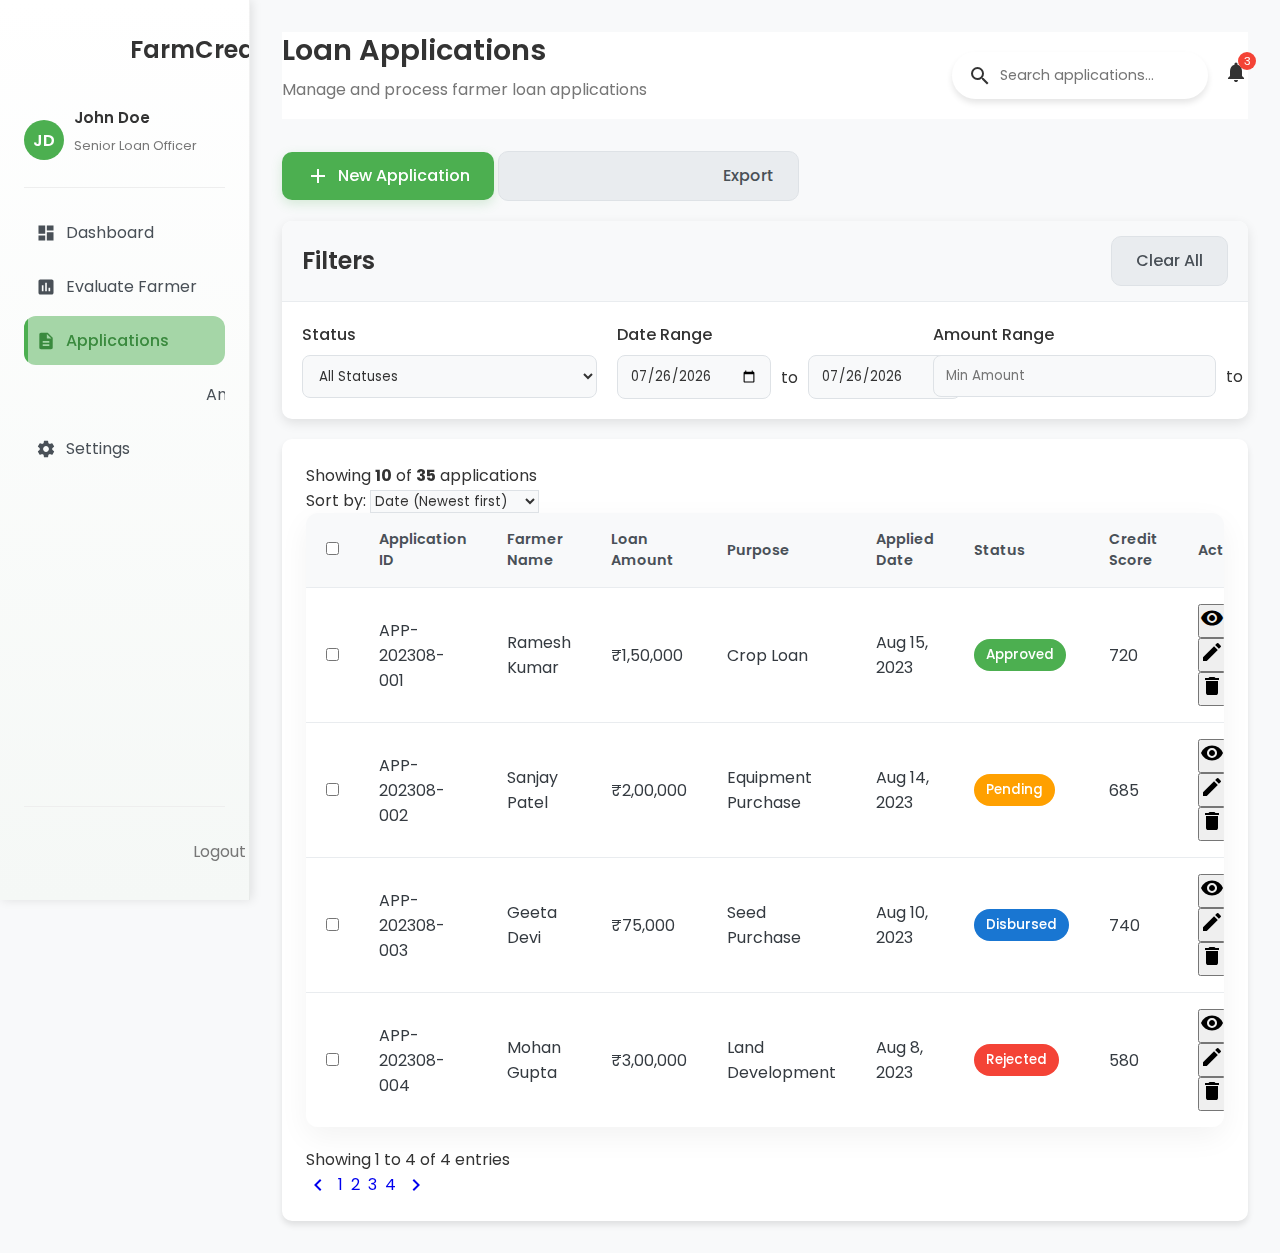
<file: applications.html>
<!DOCTYPE html>
<html lang="en">
<head>
    <meta charset="UTF-8">
    <meta name="viewport" content="width=device-width, initial-scale=1.0">
    <title>Applications - FarmCredit</title>
    <link rel="stylesheet" href="css/dashboard.css">
    <link rel="stylesheet" href="css/improved-styles.css">
    <link rel="stylesheet" href="css/toast.css">
    <link href="https://fonts.googleapis.com/css2?family=Poppins:wght@300;400;500;600;700&display=swap" rel="stylesheet">
    <link href="https://fonts.googleapis.com/icon?family=Material+Icons" rel="stylesheet">
</head>
<body>
    <div class="dashboard-container">
        <!-- Sidebar -->
        <div class="sidebar">
            <div class="logo">
                <span class="material-icons">eco</span>
                <h2>FarmCredit</h2>
            </div>
            
            <div class="user-info">
                <div class="avatar">JD</div>
                <div class="user-details">
                    <h3>John Doe</h3>
                    <p>Senior Loan Officer</p>
                </div>
            </div>
            
            <ul class="nav-links">
                <li>
                    <a href="dashboard.html">
                        <span class="material-icons">dashboard</span>
                        <span>Dashboard</span>
                    </a>
                </li>
                <li>
                    <a href="evaluate-farmer.html">
                        <span class="material-icons">assessment</span>
                        <span>Evaluate Farmer</span>
                    </a>
                </li>
                <li class="active">
                    <a href="applications.html">
                        <span class="material-icons">description</span>
                        <span>Applications</span>
                    </a>
                </li>
                <li>
                    <a href="analytics.html">
                        <span class="material-icons">insights</span>
                        <span>Analytics</span>
                    </a>
                </li>
                <li>
                    <a href="settings.html">
                        <span class="material-icons">settings</span>
                        <span>Settings</span>
                    </a>
                </li>
            </ul>
            
            <div class="logout">
                <a href="index.html">
                    <span class="material-icons">logout</span>
                    <span>Logout</span>
                </a>
            </div>
        </div>
        
        <!-- Main Content -->
        <div class="main-content">
            <!-- Header -->
            <header>
                <div class="header-left">
                    <h1>Loan Applications</h1>
                    <p>Manage and process farmer loan applications</p>
                </div>
                <div class="header-right">
                    <div class="search-bar">
                        <span class="material-icons">search</span>
                        <input type="text" placeholder="Search applications..." id="applicationSearch">
                    </div>
                    <div class="notification" data-tooltip="Notifications">
                        <span class="material-icons">notifications</span>
                        <span class="badge">3</span>
                    </div>
                </div>
            </header>
            
            <div class="content-wrapper">
                <div class="action-bar">
                    <div class="action-buttons">
                        <button class="btn btn-primary" id="newApplicationBtn">
                            <span class="material-icons">add</span>
                            New Application
                        </button>
                        <button class="btn btn-secondary" id="exportBtn" data-tooltip="Export to CSV">
                            <span class="material-icons">download</span>
                            Export
                        </button>
                    </div>
                </div>
                
                <!-- Filter and Sort Controls -->
                <div class="filter-section card">
                    <div class="filter-header">
                        <h3>Filters</h3>
                        <button class="btn btn-secondary btn-sm" id="clearFilters">Clear All</button>
                    </div>
                    <div class="filter-body">
                        <div class="filter-row">
                            <div class="filter-group">
                                <label>Status</label>
                                <select id="statusFilter">
                                    <option value="">All Statuses</option>
                                    <option value="pending">Pending</option>
                                    <option value="approved">Approved</option>
                                    <option value="disbursed">Disbursed</option>
                                    <option value="rejected">Rejected</option>
                                </select>
                            </div>
                            <div class="filter-group">
                                <label>Date Range</label>
                                <div class="date-range">
                                    <input type="date" id="startDate" placeholder="Start date">
                                    <span>to</span>
                                    <input type="date" id="endDate" placeholder="End date">
                                </div>
                            </div>
                            <div class="filter-group">
                                <label>Amount Range</label>
                                <div class="amount-range">
                                    <input type="number" id="minAmount" placeholder="Min Amount">
                                    <span>to</span>
                                    <input type="number" id="maxAmount" placeholder="Max Amount">
                                </div>
                            </div>
                        </div>
                    </div>
                </div>
                
                <!-- Applications Table -->
                <div class="grid-card applications-container">
                    <div class="table-toolbar">
                        <div class="table-info">
                            <span>Showing <strong>10</strong> of <strong>35</strong> applications</span>
                        </div>
                        <div class="table-actions">
                            <div class="sort-dropdown">
                                <label for="sortBy">Sort by:</label>
                                <select id="sortBy">
                                    <option value="date-desc">Date (Newest first)</option>
                                    <option value="date-asc">Date (Oldest first)</option>
                                    <option value="amount-desc">Amount (High to Low)</option>
                                    <option value="amount-asc">Amount (Low to High)</option>
                                    <option value="name-asc">Name (A-Z)</option>
                                    <option value="name-desc">Name (Z-A)</option>
                                </select>
                            </div>
                        </div>
                    </div>
                    
                    <div class="table-container">
                        <table id="applicationsTable">
                            <thead>
                                <tr>
                                    <th><input type="checkbox" id="selectAll"></th>
                                    <th>Application ID</th>
                                    <th>Farmer Name</th>
                                    <th>Loan Amount</th>
                                    <th>Purpose</th>
                                    <th>Applied Date</th>
                                    <th>Status</th>
                                    <th>Credit Score</th>
                                    <th>Actions</th>
                                </tr>
                            </thead>
                            <tbody>
                                <tr>
                                    <td><input type="checkbox" class="application-checkbox"></td>
                                    <td>APP-202308-001</td>
                                    <td>Ramesh Kumar</td>
                                    <td>₹1,50,000</td>
                                    <td>Crop Loan</td>
                                    <td>Aug 15, 2023</td>
                                    <td><span class="status-badge approved">Approved</span></td>
                                    <td>720</td>
                                    <td>
                                        <div class="action-buttons">
                                            <button class="action-btn view-btn" data-tooltip="View details">
                                                <span class="material-icons">visibility</span>
                                            </button>
                                            <button class="action-btn edit-btn" data-tooltip="Edit application">
                                                <span class="material-icons">edit</span>
                                            </button>
                                            <button class="action-btn delete-btn" data-tooltip="Delete application">
                                                <span class="material-icons">delete</span>
                                            </button>
                                        </div>
                                    </td>
                                </tr>
                                <tr>
                                    <td><input type="checkbox" class="application-checkbox"></td>
                                    <td>APP-202308-002</td>
                                    <td>Sanjay Patel</td>
                                    <td>₹2,00,000</td>
                                    <td>Equipment Purchase</td>
                                    <td>Aug 14, 2023</td>
                                    <td><span class="status-badge pending">Pending</span></td>
                                    <td>685</td>
                                    <td>
                                        <div class="action-buttons">
                                            <button class="action-btn view-btn" data-tooltip="View details">
                                                <span class="material-icons">visibility</span>
                                            </button>
                                            <button class="action-btn edit-btn" data-tooltip="Edit application">
                                                <span class="material-icons">edit</span>
                                            </button>
                                            <button class="action-btn delete-btn" data-tooltip="Delete application">
                                                <span class="material-icons">delete</span>
                                            </button>
                                        </div>
                                    </td>
                                </tr>
                                <tr>
                                    <td><input type="checkbox" class="application-checkbox"></td>
                                    <td>APP-202308-003</td>
                                    <td>Geeta Devi</td>
                                    <td>₹75,000</td>
                                    <td>Seed Purchase</td>
                                    <td>Aug 10, 2023</td>
                                    <td><span class="status-badge disbursed">Disbursed</span></td>
                                    <td>740</td>
                                    <td>
                                        <div class="action-buttons">
                                            <button class="action-btn view-btn" data-tooltip="View details">
                                                <span class="material-icons">visibility</span>
                                            </button>
                                            <button class="action-btn edit-btn" data-tooltip="Edit application">
                                                <span class="material-icons">edit</span>
                                            </button>
                                            <button class="action-btn delete-btn" data-tooltip="Delete application">
                                                <span class="material-icons">delete</span>
                                            </button>
                                        </div>
                                    </td>
                                </tr>
                                <tr>
                                    <td><input type="checkbox" class="application-checkbox"></td>
                                    <td>APP-202308-004</td>
                                    <td>Mohan Gupta</td>
                                    <td>₹3,00,000</td>
                                    <td>Land Development</td>
                                    <td>Aug 8, 2023</td>
                                    <td><span class="status-badge rejected">Rejected</span></td>
                                    <td>580</td>
                                    <td>
                                        <div class="action-buttons">
                                            <button class="action-btn view-btn" data-tooltip="View details">
                                                <span class="material-icons">visibility</span>
                                            </button>
                                            <button class="action-btn edit-btn" data-tooltip="Edit application">
                                                <span class="material-icons">edit</span>
                                            </button>
                                            <button class="action-btn delete-btn" data-tooltip="Delete application">
                                                <span class="material-icons">delete</span>
                                            </button>
                                        </div>
                                    </td>
                                </tr>
                            </tbody>
                        </table>
                    </div>
                    
                    <!-- Pagination -->
                    <div class="pagination-container">
                        <div class="pagination-info">
                            Showing 1 to 4 of 4 entries
                        </div>
                        <nav>
                            <ul class="pagination">
                                <li class="page-item disabled">
                                    <a class="page-link" href="#" aria-label="Previous">
                                        <span class="material-icons">chevron_left</span>
                                    </a>
                                </li>
                                <li class="page-item active">
                                    <a class="page-link" href="#">1</a>
                                </li>
                                <li class="page-item">
                                    <a class="page-link" href="#">2</a>
                                </li>
                                <li class="page-item">
                                    <a class="page-link" href="#">3</a>
                                </li>
                                <li class="page-item">
                                    <a class="page-link" href="#">4</a>
                                </li>
                                <li class="page-item">
                                    <a class="page-link" href="#" aria-label="Next">
                                        <span class="material-icons">chevron_right</span>
                                    </a>
                                </li>
                            </ul>
                        </nav>
                    </div>
                </div>
            </div>
        </div>
    </div>
    
    <script src="js/common.js"></script>
    <script src="js/applications.js"></script>
</body>
</html>
</file>
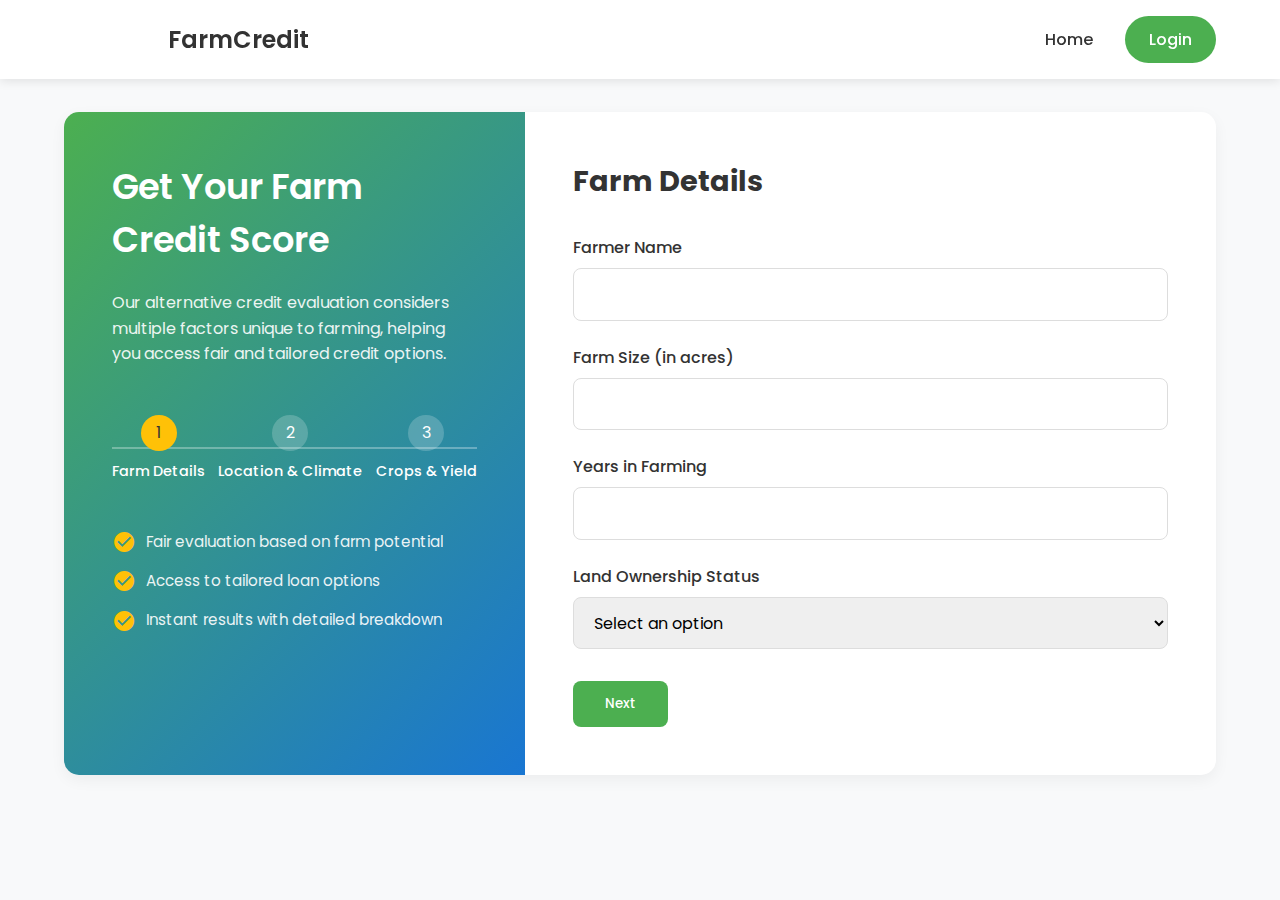
<file: credit-score.html>
<!DOCTYPE html>
<html lang="en">
<head>
    <meta charset="UTF-8">
    <meta name="viewport" content="width=device-width, initial-scale=1.0">
    <title>FarmCredit - Get Your Credit Score</title>
    <link rel="stylesheet" href="css/credit-score.css">
    <link href="https://fonts.googleapis.com/css2?family=Poppins:wght@300;400;500;600;700&display=swap" rel="stylesheet">
    <link href="https://fonts.googleapis.com/icon?family=Material+Icons" rel="stylesheet">
</head>
<body>
    <nav class="navbar">
        <div class="nav-content">
            <div class="logo">
                <span class="material-icons">eco</span>
                <h1>FarmCredit</h1>
            </div>
            <div class="nav-links">
                <a href="index.html">Home</a>
                <a href="login.html" class="login-btn">Login</a>
            </div>
        </div>
    </nav>

    <div class="container">
        <div class="credit-score-container">
            <div class="left-section">
                <h2>Get Your Farm Credit Score</h2>
                <p>Our alternative credit evaluation considers multiple factors unique to farming, helping you access fair and tailored credit options.</p>
                <div class="progress-container">
                    <div class="progress-steps">
                        <div class="step active" data-step="1">
                            <div class="step-number">1</div>
                            <div class="step-text">Farm Details</div>
                        </div>
                        <div class="step" data-step="2">
                            <div class="step-number">2</div>
                            <div class="step-text">Location & Climate</div>
                        </div>
                        <div class="step" data-step="3">
                            <div class="step-number">3</div>
                            <div class="step-text">Crops & Yield</div>
                        </div>
                    </div>
                </div>
                <div class="benefits">
                    <div class="benefit">
                        <span class="material-icons">check_circle</span>
                        <p>Fair evaluation based on farm potential</p>
                    </div>
                    <div class="benefit">
                        <span class="material-icons">check_circle</span>
                        <p>Access to tailored loan options</p>
                    </div>
                    <div class="benefit">
                        <span class="material-icons">check_circle</span>
                        <p>Instant results with detailed breakdown</p>
                    </div>
                </div>
            </div>

            <div class="right-section">
                <form id="creditScoreForm">
                    <!-- Step 1: Farm Details -->
                    <div class="form-step active" data-step="1">
                        <h3>Farm Details</h3>
                        <div class="form-group">
                            <label for="farmerName">Farmer Name</label>
                            <input type="text" id="farmerName" name="farmerName" required>
                        </div>
                        <div class="form-group">
                            <label for="farmSize">Farm Size (in acres)</label>
                            <input type="number" id="farmSize" name="farmSize" min="1" required>
                        </div>
                        <div class="form-group">
                            <label for="farmAge">Years in Farming</label>
                            <input type="number" id="farmAge" name="farmAge" min="0" required>
                        </div>
                        <div class="form-group">
                            <label for="ownershipStatus">Land Ownership Status</label>
                            <select id="ownershipStatus" name="ownershipStatus" required>
                                <option value="">Select an option</option>
                                <option value="owned">Owned</option>
                                <option value="leased">Leased</option>
                                <option value="partial">Partially Owned</option>
                            </select>
                        </div>
                        <div class="form-buttons">
                            <button type="button" class="next-btn">Next</button>
                        </div>
                    </div>

                    <!-- Step 2: Location & Climate -->
                    <div class="form-step" data-step="2">
                        <h3>Location & Climate</h3>
                        <div class="form-group">
                            <label for="location">Farm Location</label>
                            <input type="text" id="location" name="location" placeholder="Enter your address" required>
                        </div>
                        <div class="form-group">
                            <label for="Pin_Code">Pin Code</label>
                            <div class="pin-input-container" style="display: flex; align-items: center;">
                                <input type="text" id="Pin_Code" name="Pin_Code" placeholder="Enter your Pin-Code" required>
                                <!-- Map button with icon -->
                                <button type="button" id="mapSearchBtn" class="map-btn" disabled style="margin-left: 5px; background: none; border: none; cursor: pointer;">
                                    <span class="material-icons">map</span>
                                </button>
                            </div>
                        </div>
                        <div class="form-group">
                            <label for="soilType">Primary Soil Type</label>
                            <select id="soilType" name="soilType" required>
                                <option value="">Select soil type</option>
                                <option value="loam">Loam</option>
                                <option value="clay">Clay</option>
                                <option value="sandy">Sandy</option>
                                <option value="silt">Silty</option>
                                <option value="Other">Other</option>
                            </select>
                        </div>
                        <div class="form-group">
                            <label for="waterSource">Primary Water Source</label>
                            <select id="waterSource" name="waterSource" required>
                                <option value="">Select water source</option>
                                <option value="well">Well</option>
                                <option value="river">River/Stream</option>
                                <option value="rain">Rainwater</option>
                                <option value="irrigation">Irrigation System</option>
                                <option value="Other">Other</option>
                            </select>
                        </div>
                        <div class="form-group">
                            <label>Climate Challenges (Select all that apply)</label>
                            <div class="checkbox-group">
                                <label><input type="checkbox" name="climateIssues" value="drought"> Drought</label>
                                <label><input type="checkbox" name="climateIssues" value="flood"> Flooding</label>
                                <label><input type="checkbox" name="climateIssues" value="frost"> Frost</label>
                                <label><input type="checkbox" name="climateIssues" value="heatwave"> Heat Waves</label>
                            </div>
                        </div>
                        <div class="form-buttons">
                            <button type="button" class="prev-btn">Previous</button>
                            <button type="button" class="next-btn">Next</button>
                        </div>
                    </div>

                    <!-- Step 3: Crops & Yield -->
                    <div class="form-step" data-step="3">
                        <h3>Crops & Yield</h3>
                        <div class="form-group">
                            <label for="primaryCrop">Primary Crop</label>
                            <select id="primaryCrop" name="primaryCrop" required>
                                <option value="">Select primary crop</option>
                                <option value="Wheat">Wheat</option>
                                <option value="Rice">Rice</option>
                                <option value="Corn">Corn</option>
                                <option value="Soybean">Soybean</option>
                                <option value="Cotton">Cotton</option>
                                <option value="Other">Other</option>
                            </select>
                        </div>
                        <div class="form-group">
                            <label for="lastYieldAmount">Last Year's Yield (tons)</label>
                            <input type="number" id="lastYieldAmount" name="lastYieldAmount" min="0" step="0.1" required>
                        </div>
                        <div class="form-group">
                            <label for="techniquesUsed">Farming Techniques (Select all that apply)</label>
                            <div class="checkbox-group">
                                <label><input type="checkbox" name="techniques" value="organic"> Organic</label>
                                <label><input type="checkbox" name="techniques" value="conventional"> Conventional</label>
                                <label><input type="checkbox" name="techniques" value="noTill"> No-Till</label>
                                <label><input type="checkbox" name="techniques" value="precision"> Precision Farming</label>
                            </div>
                        </div>
                        <div class="form-group">
                            <label for="equipmentOwned">Equipment Ownership</label>
                            <select id="equipmentOwned" name="equipmentOwned" required>
                                <option value="">Select an option</option>
                                <option value="owned">Own All Equipment</option>
                                <option value="partial">Own Some Equipment</option>
                                <option value="rented">Rent Equipment</option>
                                <option value="none">No Modern Equipment</option>
                            </select>
                        </div>
                        <div class="form-group">
                            <label for="carbonCredits">Number of Carbon Credits</label>
                            <input type="number" id="carbonCredits" name="carbonCredits" min="0">
                        </div>
                        <div class="form-buttons">
                            <button type="button" class="prev-btn">Previous</button>
                            <button type="submit" class="submit-btn">Get Credit Score</button>
                        </div>
                    </div>
                </form>
            </div>
        </div>
    </div>

    <!-- Credit Score Result Modal (Hidden by default) -->
    <div class="modal" id="scoreModal">
        <div class="modal-content">
            <span class="close-btn">&times;</span>
            <div class="score-result">
                <h2>Your Farm Credit Score</h2>
                <div class="score-circle">
                    <div class="score-number">780</div>
                </div>
                <div class="score-label">Excellent</div>
                <p class="score-description">Based on your farm data, you have excellent creditworthiness!</p>
                
                <div class="score-factors">
                    <h3>Score Factors</h3>
                    <div class="factor">
                        <div class="factor-name">Location Quality</div>
                        <div class="factor-bar">
                            <div class="factor-fill" data-width="85%"></div>
                        </div>
                        <div class="factor-value">85%</div>
                    </div>
                    <div class="factor">
                        <div class="factor-name">Soil Health</div>
                        <div class="factor-bar">
                            <div class="factor-fill" data-width="92%"></div>
                        </div>
                        <div class="factor-value">92%</div>
                    </div>
                    <div class="factor">
                        <div class="factor-name">Water Availability</div>
                        <div class="factor-bar">
                            <div class="factor-fill" data-width="78%"></div>
                        </div>
                        <div class="factor-value">78%</div>
                    </div>
                    <div class="factor">
                        <div class="factor-name">Climate Resilience</div>
                        <div class="factor-bar">
                            <div class="factor-fill" data-width="70%"></div>
                        </div>
                        <div class="factor-value">70%</div>
                    </div>
                </div>
                
                <!-- API Recommendation -->
                <div class="recommendation-container" style="display: none;">
                    <h3>Our Recommendation</h3>
                    <p class="recommendation-text"></p>
                </div>
                
                <div class="score-recommendations">
                    <h3>Loan Recommendations</h3>
                    <div class="loan-options">
                        <div class="loan-option">
                            <h4>Crop Development Loan</h4>
                            <p>Up to ₹50,000 with 4.5% interest rate</p>
                        </div>
                        <div class="loan-option">
                            <h4>Equipment Financing</h4>
                            <p>Up to ₹75,000 with 5.2% interest rate</p>
                        </div>
                    </div>
                </div>
                
                <div class="score-actions">
                    <a href="login.html" class="btn login-btn">Create Account</a>
                    <button class="btn download-btn">Download Report</button>
                </div>
            </div>
        </div>
    </div>

    <script src="js/credit-score.js"></script>
</body>
</html>
</file>
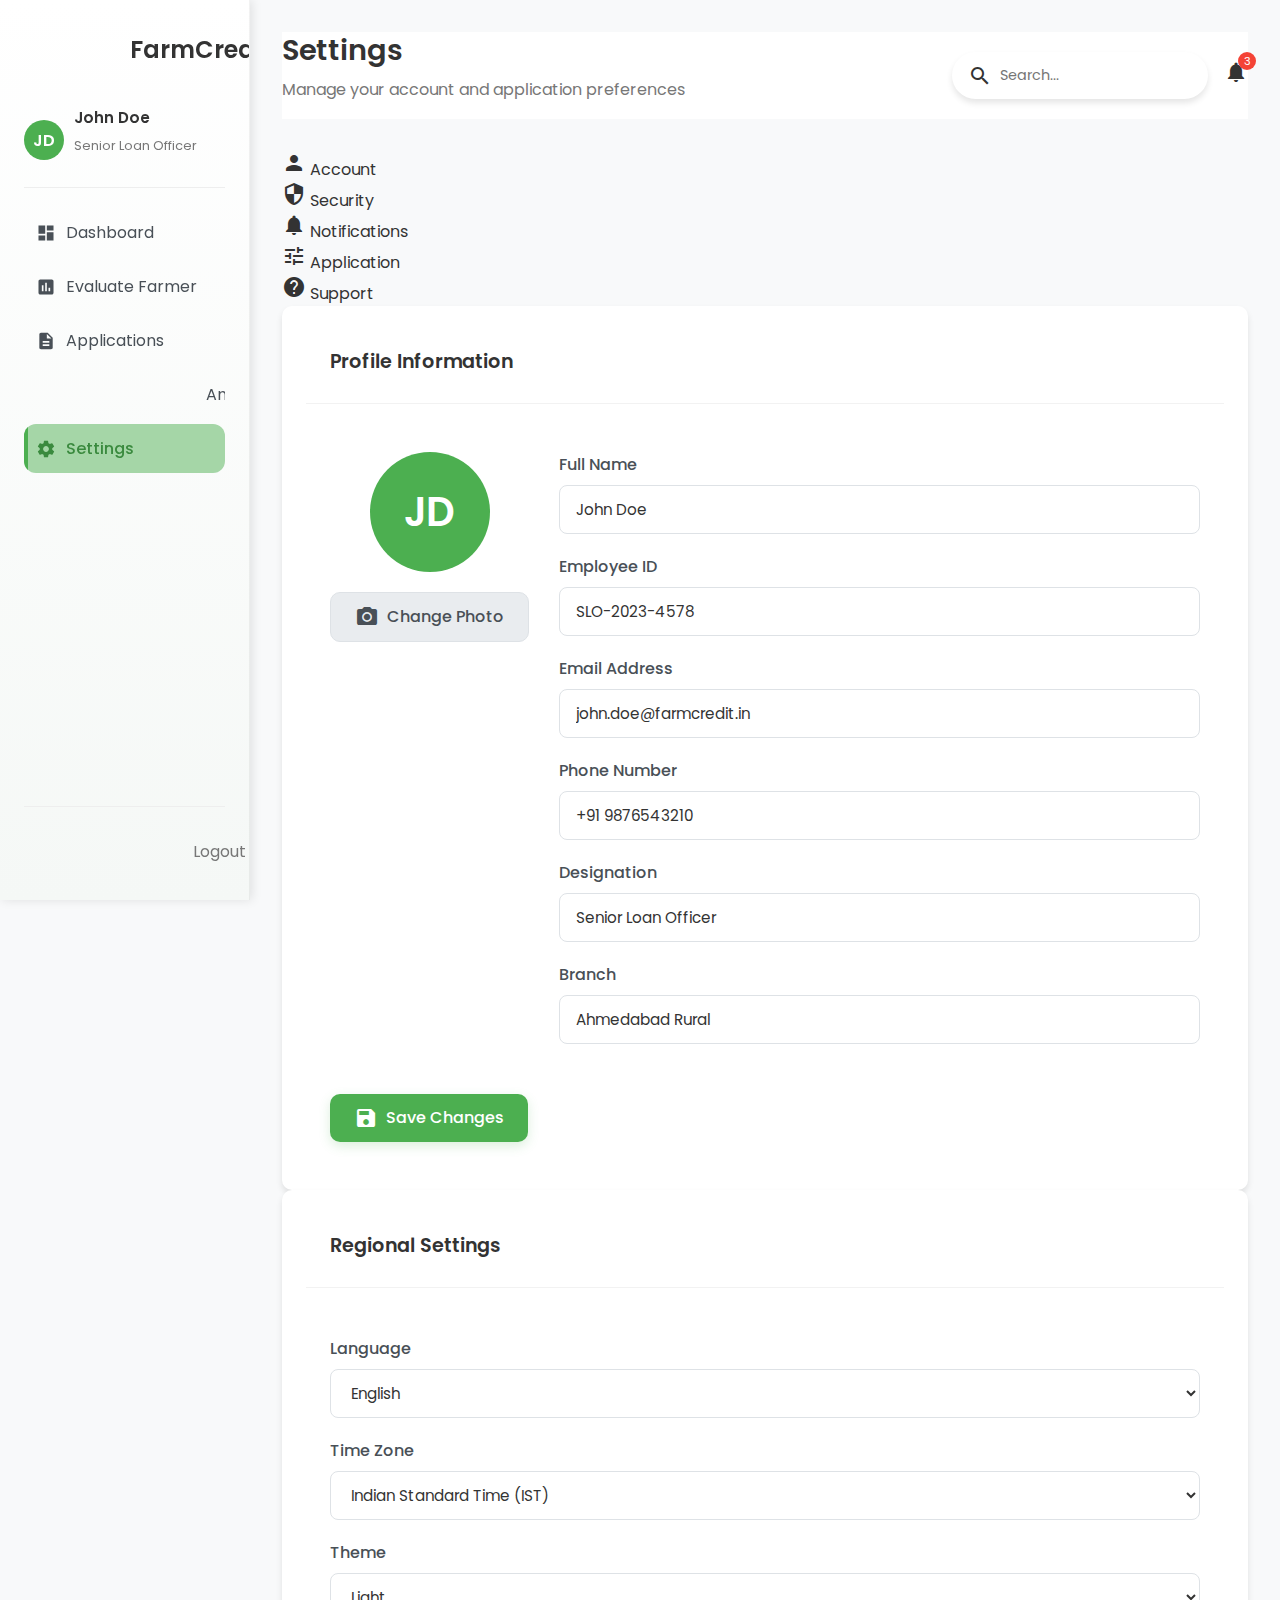
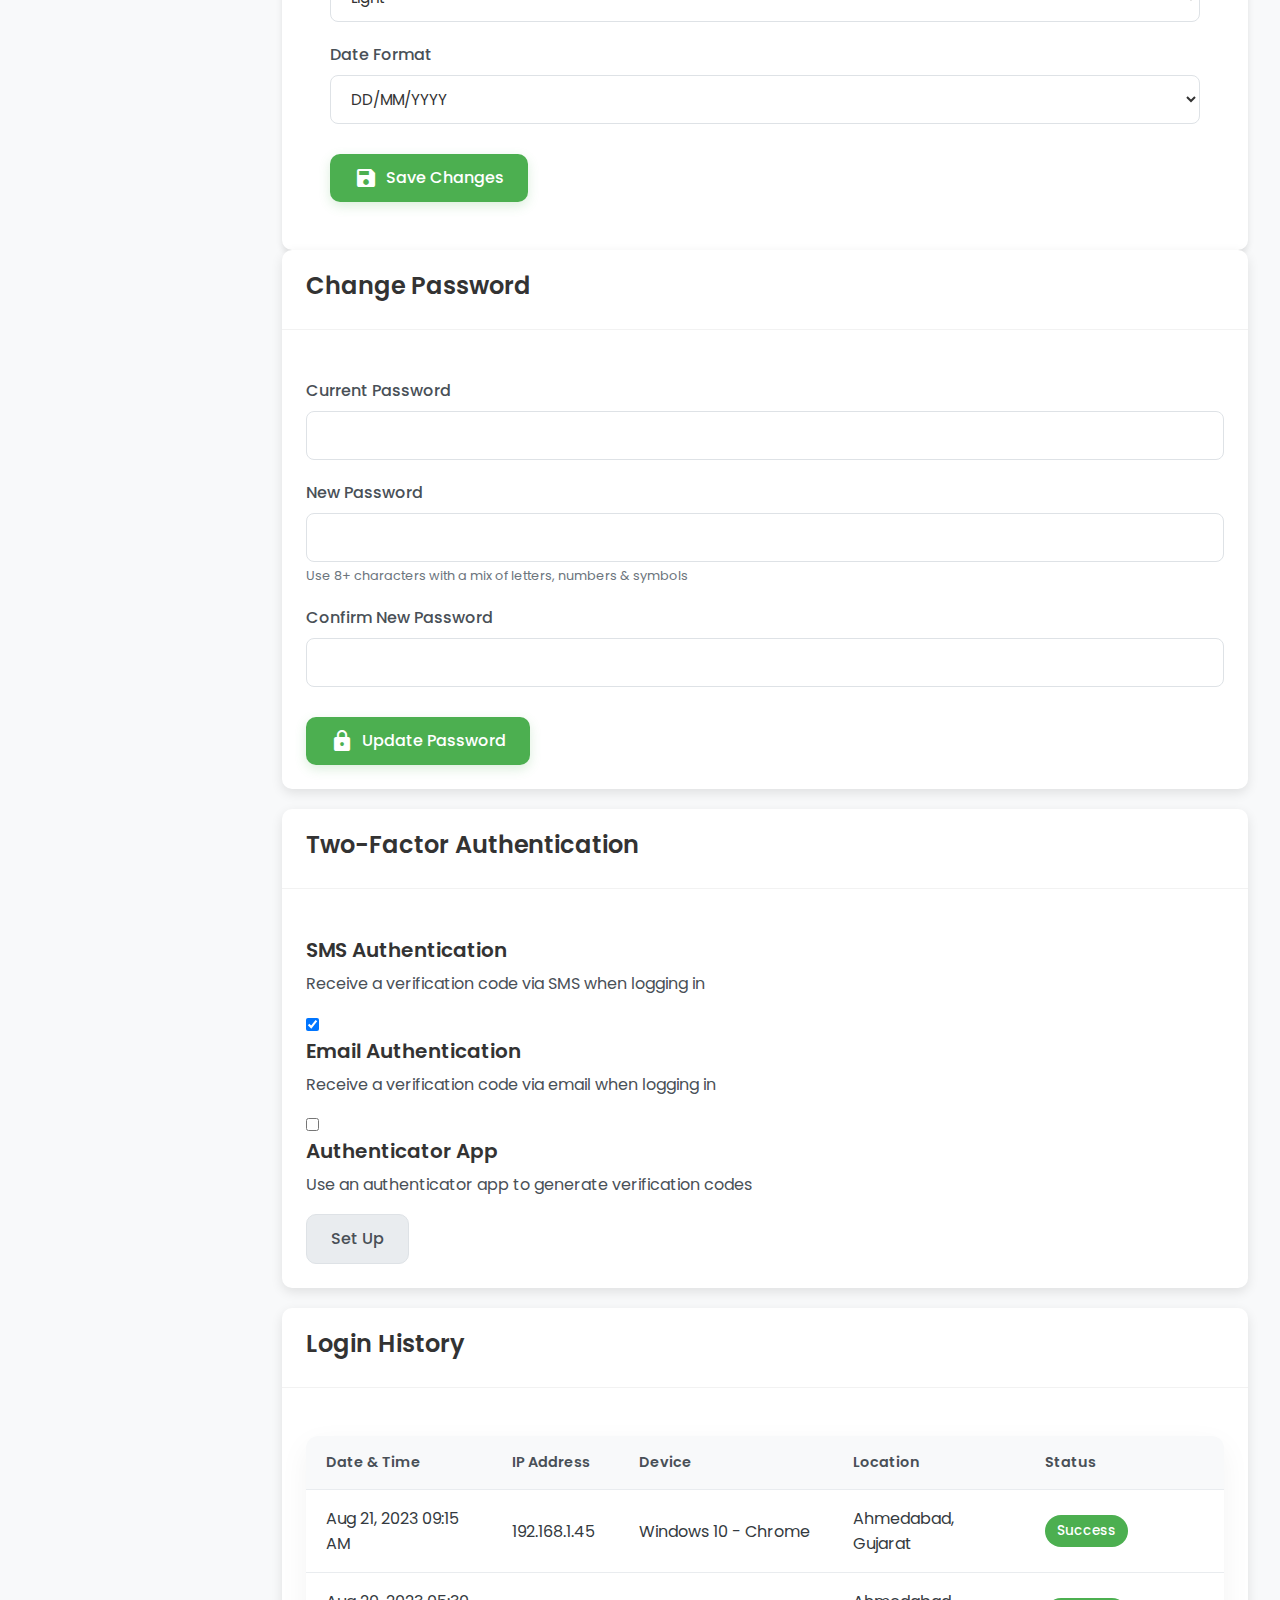
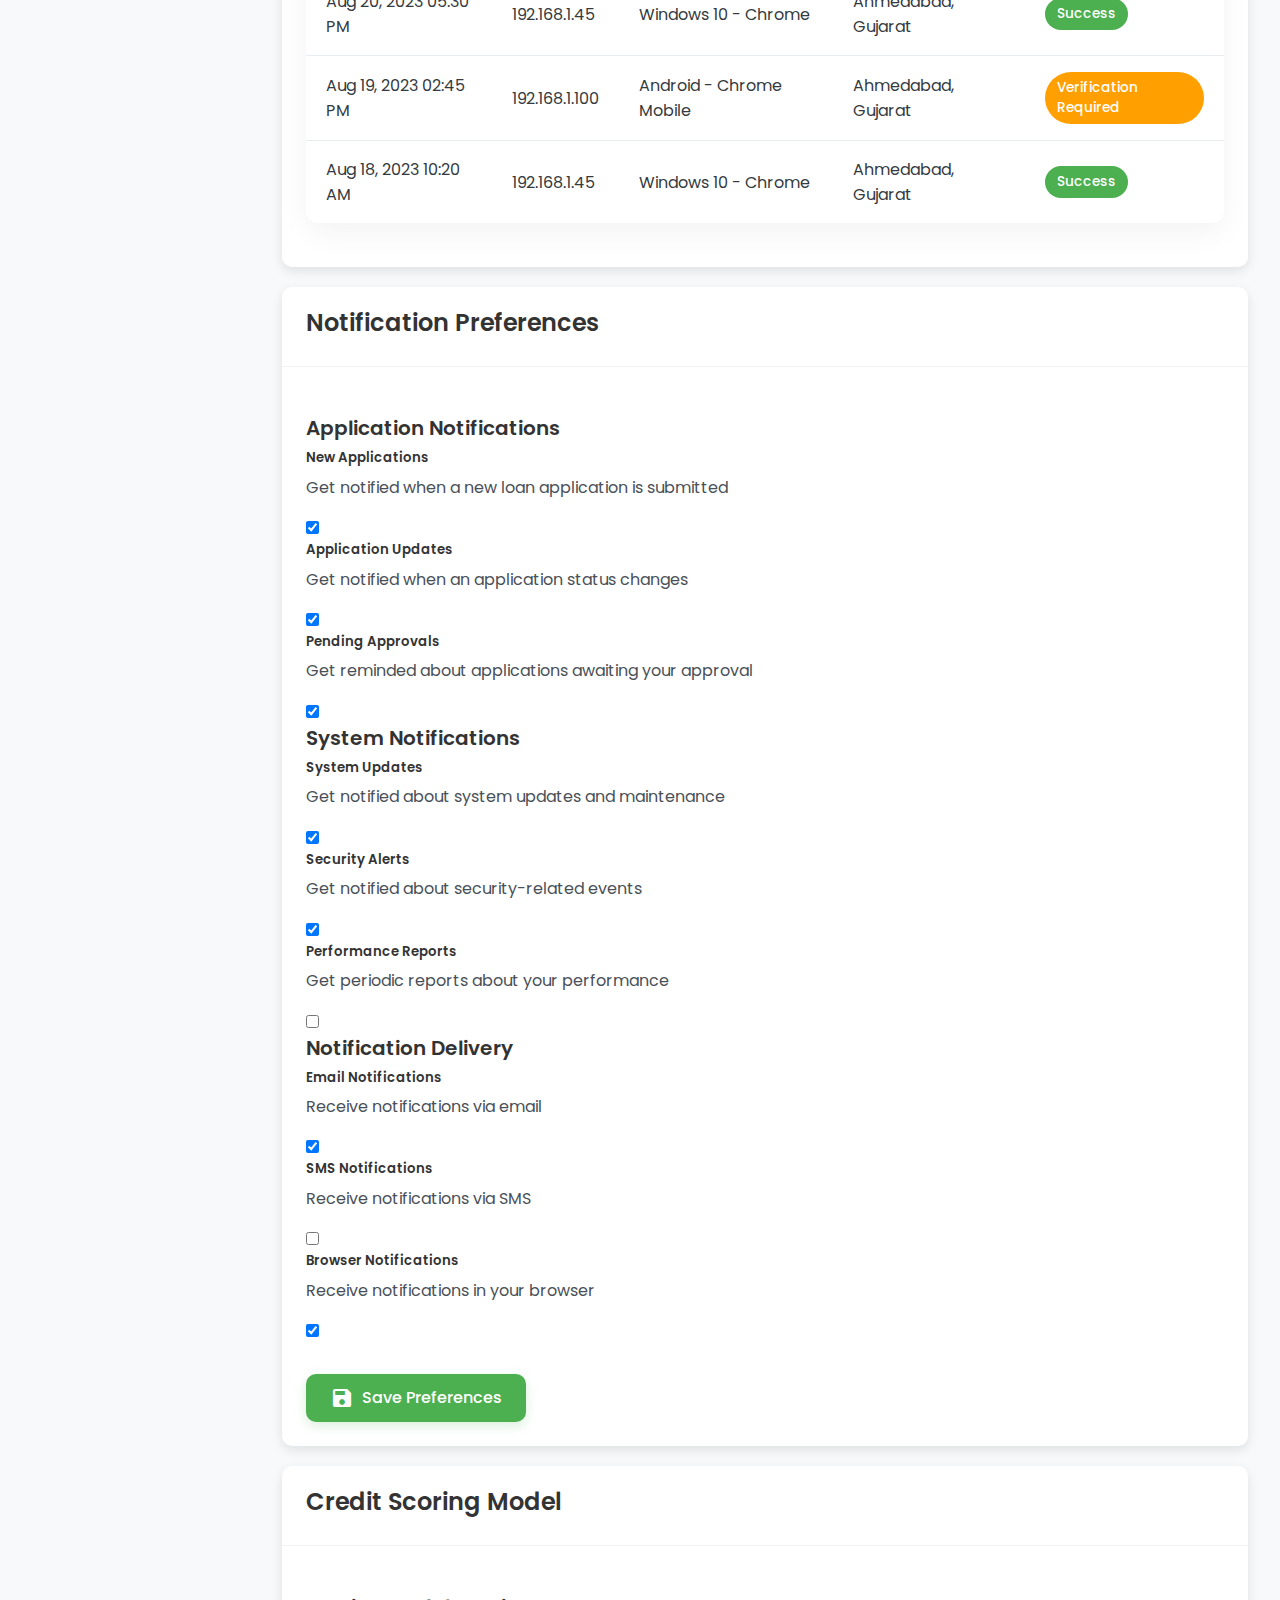
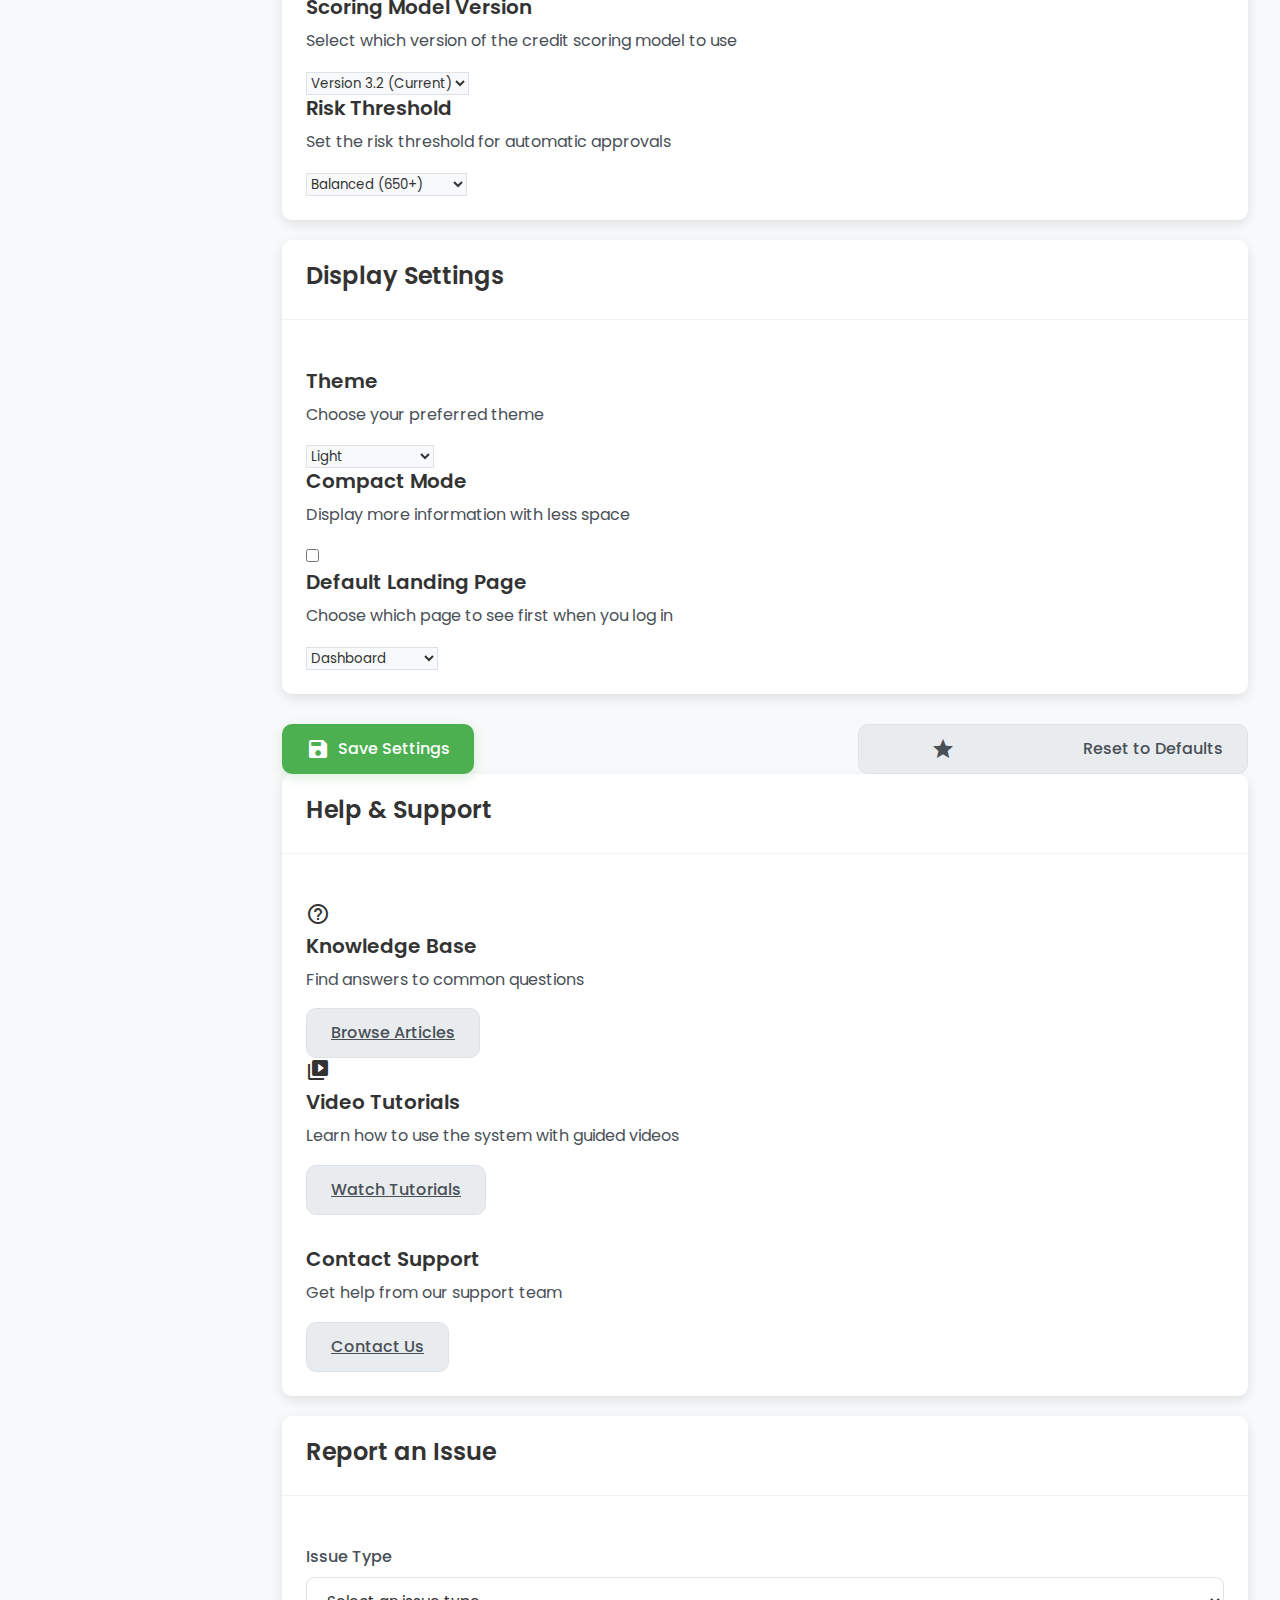
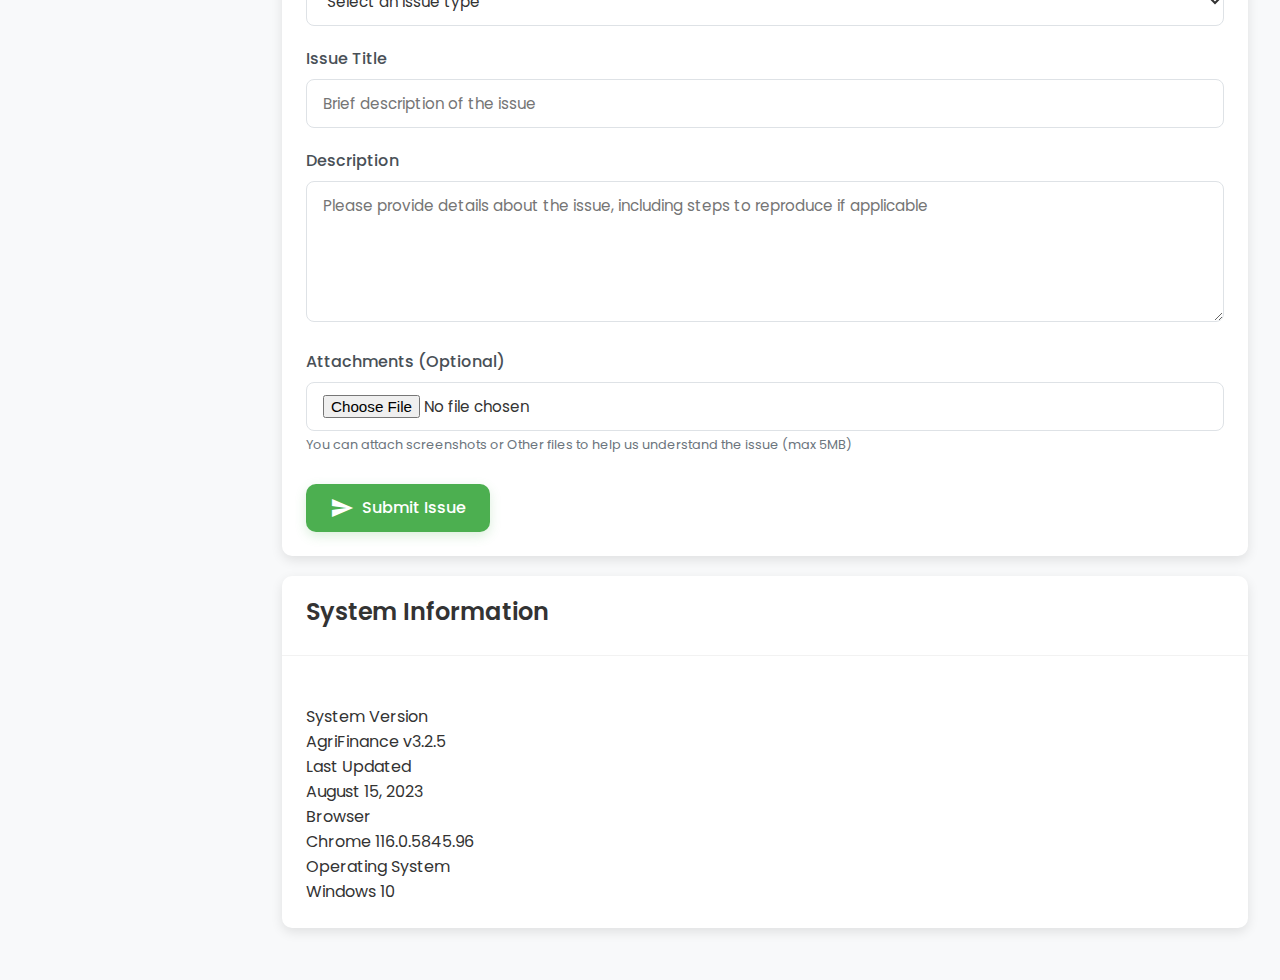
<file: settings.html>
<!DOCTYPE html>
<html lang="en">
<head>
    <meta charset="UTF-8">
    <meta name="viewport" content="width=device-width, initial-scale=1.0">
    <title>Settings - FarmCredit</title>
    <link rel="stylesheet" href="css/dashboard.css">
    <link rel="stylesheet" href="css/improved-styles.css">
    <link rel="stylesheet" href="css/toast.css">
    <link href="https://fonts.googleapis.com/css2?family=Poppins:wght@300;400;500;600;700&display=swap" rel="stylesheet">
    <link href="https://fonts.googleapis.com/icon?family=Material+Icons" rel="stylesheet">
</head>
<body>
    <div class="dashboard-container">
        <!-- Sidebar -->
        <div class="sidebar">
            <div class="logo">
                <span class="material-icons">eco</span>
                <h2>FarmCredit</h2>
            </div>
            
            <div class="user-info">
                <div class="avatar">JD</div>
                <div class="user-details">
                    <h3>John Doe</h3>
                    <p>Senior Loan Officer</p>
                </div>
            </div>
            
            <ul class="nav-links">
                <li>
                    <a href="dashboard.html">
                        <span class="material-icons">dashboard</span>
                        <span>Dashboard</span>
                    </a>
                </li>
                <li>
                    <a href="evaluate-farmer.html">
                        <span class="material-icons">assessment</span>
                        <span>Evaluate Farmer</span>
                    </a>
                </li>
                <li>
                    <a href="applications.html">
                        <span class="material-icons">description</span>
                        <span>Applications</span>
                    </a>
                </li>
                <li>
                    <a href="analytics.html">
                        <span class="material-icons">insights</span>
                        <span>Analytics</span>
                    </a>
                </li>
                <li class="active">
                    <a href="settings.html">
                        <span class="material-icons">settings</span>
                        <span>Settings</span>
                    </a>
                </li>
            </ul>
            
            <div class="logout">
                <a href="index.html">
                    <span class="material-icons">logout</span>
                    <span>Logout</span>
                </a>
            </div>
        </div>
        
        <!-- Main Content -->
        <div class="main-content">
            <!-- Header -->
            <header>
                <div class="header-left">
                    <h1>Settings</h1>
                    <p>Manage your account and application preferences</p>
                </div>
                <div class="header-right">
                    <div class="search-bar">
                        <span class="material-icons">search</span>
                        <input type="text" placeholder="Search..." id="searchInput">
                    </div>
                    <div class="notification" data-tooltip="Notifications">
                        <span class="material-icons">notifications</span>
                        <span class="badge">3</span>
                    </div>
                </div>
            </header>
            
            <div class="content-wrapper">
                <!-- Settings Navigation -->
                <div class="settings-navigation">
                    <div class="settings-nav-item active" data-target="account-settings">
                        <span class="material-icons">person</span>
                        <span>Account</span>
                    </div>
                    <div class="settings-nav-item" data-target="security-settings">
                        <span class="material-icons">security</span>
                        <span>Security</span>
                    </div>
                    <div class="settings-nav-item" data-target="notification-settings">
                        <span class="material-icons">notifications</span>
                        <span>Notifications</span>
                    </div>
                    <div class="settings-nav-item" data-target="application-settings">
                        <span class="material-icons">tune</span>
                        <span>Application</span>
                    </div>
                    <div class="settings-nav-item" data-target="support-settings">
                        <span class="material-icons">help</span>
                        <span>Support</span>
                    </div>
                </div>
                
                <!-- Settings Content -->
                <div class="settings-content">
                    <!-- Account Settings -->
                    <div class="settings-section active" id="account-settings">
                        <div class="grid-card">
                            <div class="card-header">
                                <h2>Profile Information</h2>
                            </div>
                            <div class="card-body">
                                <form id="profileForm">
                                    <div class="profile-info">
                                        <div class="profile-avatar">
                                            <div class="avatar large">JD</div>
                                            <button type="button" class="btn btn-secondary btn-sm">
                                                <span class="material-icons">photo_camera</span>
                                                Change Photo
                                            </button>
                                        </div>
                                        <div class="profile-details">
                                            <div class="form-row">
                                                <div class="form-group">
                                                    <label for="fullName">Full Name</label>
                                                    <input type="text" id="fullName" value="John Doe" class="form-control">
                                                </div>
                                                <div class="form-group">
                                                    <label for="employeeId">Employee ID</label>
                                                    <input type="text" id="employeeId" value="SLO-2023-4578" class="form-control" readonly>
                                                </div>
                                            </div>
                                            <div class="form-row">
                                                <div class="form-group">
                                                    <label for="email">Email Address</label>
                                                    <input type="email" id="email" value="john.doe@farmcredit.in" class="form-control">
                                                </div>
                                                <div class="form-group">
                                                    <label for="phone">Phone Number</label>
                                                    <input type="tel" id="phone" value="+91 9876543210" class="form-control">
                                                </div>
                                            </div>
                                            <div class="form-row">
                                                <div class="form-group">
                                                    <label for="designation">Designation</label>
                                                    <input type="text" id="designation" value="Senior Loan Officer" class="form-control" readonly>
                                                </div>
                                                <div class="form-group">
                                                    <label for="branch">Branch</label>
                                                    <input type="text" id="branch" value="Ahmedabad Rural" class="form-control" readonly>
                                                </div>
                                            </div>
                                        </div>
                                    </div>
                                    <div class="form-buttons">
                                        <button type="button" class="btn btn-primary" id="saveProfileBtn">
                                            <span class="material-icons">save</span>
                                            Save Changes
                                        </button>
                                    </div>
                                </form>
                            </div>
                        </div>
                        
                        <div class="grid-card">
                            <div class="card-header">
                                <h2>Regional Settings</h2>
                            </div>
                            <div class="card-body">
                                <form id="regionalSettingsForm">
                                    <div class="form-row">
                                        <div class="form-group">
                                            <label for="language">Language</label>
                                            <select id="language" class="form-control">
                                                <option value="en" selected>English</option>
                                                <option value="hi">Hindi</option>
                                                <option value="gu">Gujarati</option>
                                                <option value="mr">Marathi</option>
                                                <option value="pa">Punjabi</option>
                                            </select>
                                        </div>
                                        <div class="form-group">
                                            <label for="timeZone">Time Zone</label>
                                            <select id="timeZone" class="form-control">
                                                <option value="IST" selected>Indian Standard Time (IST)</option>
                                            </select>
                                        </div>
                                    </div>
                                    <div class="form-row">
                                        <div class="form-group">
                                            <label for="themeSelect">Theme</label>
                                            <select id="themeSelect" class="form-control">
                                                <option value="light" selected>Light</option>
                                                <option value="dark">Dark</option>
                                            </select>
                                        </div>
                                        <div class="form-group">
                                            <label for="dateFormat">Date Format</label>
                                            <select id="dateFormat" class="form-control">
                                                <option value="dd/mm/yyyy" selected>DD/MM/YYYY</option>
                                                <option value="mm/dd/yyyy">MM/DD/YYYY</option>
                                                <option value="yyyy-mm-dd">YYYY-MM-DD</option>
                                            </select>
                                        </div>
                                    </div>
                                    <div class="form-buttons">
                                        <button type="button" class="btn btn-primary" id="saveRegionalBtn">
                                            <span class="material-icons">save</span>
                                            Save Changes
                                        </button>
                                    </div>
                                </form>
                            </div>
                        </div>
                    </div>
                    
                    <!-- Security Settings -->
                    <div class="settings-section" id="security-settings">
                        <div class="card">
                            <div class="card-header">
                                <h3>Change Password</h3>
                            </div>
                            <div class="card-body">
                                <form id="passwordForm">
                                    <div class="form-group">
                                        <label for="currentPassword">Current Password</label>
                                        <input type="password" id="currentPassword" class="form-control">
                                    </div>
                                    <div class="form-group">
                                        <label for="newPassword">New Password</label>
                                        <input type="password" id="newPassword" class="form-control">
                                        <span class="help-text">Use 8+ characters with a mix of letters, numbers & symbols</span>
                                    </div>
                                    <div class="form-group">
                                        <label for="confirmPassword">Confirm New Password</label>
                                        <input type="password" id="confirmPassword" class="form-control">
                                    </div>
                                    <div class="form-buttons">
                                        <button type="button" class="btn btn-primary" id="savePasswordBtn">
                                            <span class="material-icons">lock</span>
                                            Update Password
                                        </button>
                                    </div>
                                </form>
                            </div>
                        </div>
                        
                        <div class="card">
                            <div class="card-header">
                                <h3>Two-Factor Authentication</h3>
                            </div>
                            <div class="card-body">
                                <div class="setting-row">
                                    <div class="setting-info">
                                        <h4>SMS Authentication</h4>
                                        <p>Receive a verification code via SMS when logging in</p>
                                    </div>
                                    <div class="setting-action">
                                        <label class="switch">
                                            <input type="checkbox" checked>
                                            <span class="slider round"></span>
                                        </label>
                                    </div>
                                </div>
                                <div class="setting-row">
                                    <div class="setting-info">
                                        <h4>Email Authentication</h4>
                                        <p>Receive a verification code via email when logging in</p>
                                    </div>
                                    <div class="setting-action">
                                        <label class="switch">
                                            <input type="checkbox">
                                            <span class="slider round"></span>
                                        </label>
                                    </div>
                                </div>
                                <div class="setting-row">
                                    <div class="setting-info">
                                        <h4>Authenticator App</h4>
                                        <p>Use an authenticator app to generate verification codes</p>
                                    </div>
                                    <div class="setting-action">
                                        <button class="btn btn-secondary btn-sm">Set Up</button>
                                    </div>
                                </div>
                            </div>
                        </div>
                        
                        <div class="card">
                            <div class="card-header">
                                <h3>Login History</h3>
                            </div>
                            <div class="card-body">
                                <div class="table-container">
                                    <table>
                                        <thead>
                                            <tr>
                                                <th>Date & Time</th>
                                                <th>IP Address</th>
                                                <th>Device</th>
                                                <th>Location</th>
                                                <th>Status</th>
                                            </tr>
                                        </thead>
                                        <tbody>
                                            <tr>
                                                <td>Aug 21, 2023 09:15 AM</td>
                                                <td>192.168.1.45</td>
                                                <td>Windows 10 - Chrome</td>
                                                <td>Ahmedabad, Gujarat</td>
                                                <td><span class="status-badge approved">Success</span></td>
                                            </tr>
                                            <tr>
                                                <td>Aug 20, 2023 05:30 PM</td>
                                                <td>192.168.1.45</td>
                                                <td>Windows 10 - Chrome</td>
                                                <td>Ahmedabad, Gujarat</td>
                                                <td><span class="status-badge approved">Success</span></td>
                                            </tr>
                                            <tr>
                                                <td>Aug 19, 2023 02:45 PM</td>
                                                <td>192.168.1.100</td>
                                                <td>Android - Chrome Mobile</td>
                                                <td>Ahmedabad, Gujarat</td>
                                                <td><span class="status-badge pending">Verification Required</span></td>
                                            </tr>
                                            <tr>
                                                <td>Aug 18, 2023 10:20 AM</td>
                                                <td>192.168.1.45</td>
                                                <td>Windows 10 - Chrome</td>
                                                <td>Ahmedabad, Gujarat</td>
                                                <td><span class="status-badge approved">Success</span></td>
                                            </tr>
                                        </tbody>
                                    </table>
                                </div>
                            </div>
                        </div>
                    </div>
                    
                    <!-- Notification Settings -->
                    <div class="settings-section" id="notification-settings">
                        <div class="card">
                            <div class="card-header">
                                <h3>Notification Preferences</h3>
                            </div>
                            <div class="card-body">
                                <div class="setting-category">
                                    <h4>Application Notifications</h4>
                                    <div class="setting-row">
                                        <div class="setting-info">
                                            <h5>New Applications</h5>
                                            <p>Get notified when a new loan application is submitted</p>
                                        </div>
                                        <div class="setting-action">
                                            <label class="switch">
                                                <input type="checkbox" checked>
                                                <span class="slider round"></span>
                                            </label>
                                        </div>
                                    </div>
                                    <div class="setting-row">
                                        <div class="setting-info">
                                            <h5>Application Updates</h5>
                                            <p>Get notified when an application status changes</p>
                                        </div>
                                        <div class="setting-action">
                                            <label class="switch">
                                                <input type="checkbox" checked>
                                                <span class="slider round"></span>
                                            </label>
                                        </div>
                                    </div>
                                    <div class="setting-row">
                                        <div class="setting-info">
                                            <h5>Pending Approvals</h5>
                                            <p>Get reminded about applications awaiting your approval</p>
                                        </div>
                                        <div class="setting-action">
                                            <label class="switch">
                                                <input type="checkbox" checked>
                                                <span class="slider round"></span>
                                            </label>
                                        </div>
                                    </div>
                                </div>
                                
                                <div class="setting-category">
                                    <h4>System Notifications</h4>
                                    <div class="setting-row">
                                        <div class="setting-info">
                                            <h5>System Updates</h5>
                                            <p>Get notified about system updates and maintenance</p>
                                        </div>
                                        <div class="setting-action">
                                            <label class="switch">
                                                <input type="checkbox" checked>
                                                <span class="slider round"></span>
                                            </label>
                                        </div>
                                    </div>
                                    <div class="setting-row">
                                        <div class="setting-info">
                                            <h5>Security Alerts</h5>
                                            <p>Get notified about security-related events</p>
                                        </div>
                                        <div class="setting-action">
                                            <label class="switch">
                                                <input type="checkbox" checked>
                                                <span class="slider round"></span>
                                            </label>
                                        </div>
                                    </div>
                                    <div class="setting-row">
                                        <div class="setting-info">
                                            <h5>Performance Reports</h5>
                                            <p>Get periodic reports about your performance</p>
                                        </div>
                                        <div class="setting-action">
                                            <label class="switch">
                                                <input type="checkbox">
                                                <span class="slider round"></span>
                                            </label>
                                        </div>
                                    </div>
                                </div>
                                
                                <div class="setting-category">
                                    <h4>Notification Delivery</h4>
                                    <div class="setting-row">
                                        <div class="setting-info">
                                            <h5>Email Notifications</h5>
                                            <p>Receive notifications via email</p>
                                        </div>
                                        <div class="setting-action">
                                            <label class="switch">
                                                <input type="checkbox" checked>
                                                <span class="slider round"></span>
                                            </label>
                                        </div>
                                    </div>
                                    <div class="setting-row">
                                        <div class="setting-info">
                                            <h5>SMS Notifications</h5>
                                            <p>Receive notifications via SMS</p>
                                        </div>
                                        <div class="setting-action">
                                            <label class="switch">
                                                <input type="checkbox">
                                                <span class="slider round"></span>
                                            </label>
                                        </div>
                                    </div>
                                    <div class="setting-row">
                                        <div class="setting-info">
                                            <h5>Browser Notifications</h5>
                                            <p>Receive notifications in your browser</p>
                                        </div>
                                        <div class="setting-action">
                                            <label class="switch">
                                                <input type="checkbox" checked>
                                                <span class="slider round"></span>
                                            </label>
                                        </div>
                                    </div>
                                </div>
                                
                                <div class="form-buttons">
                                    <button type="button" class="btn btn-primary" id="saveNotificationBtn">
                                        <span class="material-icons">save</span>
                                        Save Preferences
                                    </button>
                                </div>
                            </div>
                        </div>
                    </div>
                    
                    <!-- Application Settings -->
                    <div class="settings-section" id="application-settings">
                        <div class="card">
                            <div class="card-header">
                                <h3>Credit Scoring Model</h3>
                            </div>
                            <div class="card-body">
                                <div class="setting-row">
                                    <div class="setting-info">
                                        <h4>Scoring Model Version</h4>
                                        <p>Select which version of the credit scoring model to use</p>
                                    </div>
                                    <div class="setting-action">
                                        <select class="form-control">
                                            <option value="3.2" selected>Version 3.2 (Current)</option>
                                            <option value="3.1">Version 3.1 (Legacy)</option>
                                            <option value="3.0">Version 3.0 (Legacy)</option>
                                        </select>
                                    </div>
                                </div>
                                <div class="setting-row">
                                    <div class="setting-info">
                                        <h4>Risk Threshold</h4>
                                        <p>Set the risk threshold for automatic approvals</p>
                                    </div>
                                    <div class="setting-action">
                                        <select class="form-control">
                                            <option value="conservative">Conservative (700+)</option>
                                            <option value="balanced" selected>Balanced (650+)</option>
                                            <option value="aggressive">Aggressive (600+)</option>
                                        </select>
                                    </div>
                                </div>
                            </div>
                        </div>
                        
                        <div class="card">
                            <div class="card-header">
                                <h3>Display Settings</h3>
                            </div>
                            <div class="card-body">
                                <div class="setting-row">
                                    <div class="setting-info">
                                        <h4>Theme</h4>
                                        <p>Choose your preferred theme</p>
                                    </div>
                                    <div class="setting-action">
                                        <select class="form-control" id="appThemeSelect">
                                            <option value="light" selected>Light</option>
                                            <option value="dark">Dark</option>
                                            <option value="system">System Default</option>
                                        </select>
                                    </div>
                                </div>
                                <div class="setting-row">
                                    <div class="setting-info">
                                        <h4>Compact Mode</h4>
                                        <p>Display more information with less space</p>
                                    </div>
                                    <div class="setting-action">
                                        <label class="switch">
                                            <input type="checkbox">
                                            <span class="slider round"></span>
                                        </label>
                                    </div>
                                </div>
                                <div class="setting-row">
                                    <div class="setting-info">
                                        <h4>Default Landing Page</h4>
                                        <p>Choose which page to see first when you log in</p>
                                    </div>
                                    <div class="setting-action">
                                        <select class="form-control">
                                            <option value="dashboard" selected>Dashboard</option>
                                            <option value="applications">Applications</option>
                                            <option value="evaluate">Evaluate Farmer</option>
                                            <option value="analytics">Analytics</option>
                                        </select>
                                    </div>
                                </div>
                            </div>
                        </div>
                        
                        <div class="form-buttons">
                            <button type="button" class="btn btn-primary" id="saveAppSettingsBtn">
                                <span class="material-icons">save</span>
                                Save Settings
                            </button>
                            <button type="button" class="btn btn-secondary" id="resetAppSettingsBtn">
                                <span class="material-icons">restart_alt</span>
                                Reset to Defaults
                            </button>
                        </div>
                    </div>
                    
                    <!-- Support Settings -->
                    <div class="settings-section" id="support-settings">
                        <div class="card">
                            <div class="card-header">
                                <h3>Help & Support</h3>
                            </div>
                            <div class="card-body">
                                <div class="support-options">
                                    <div class="support-option">
                                        <div class="support-icon">
                                            <span class="material-icons">help_outline</span>
                                        </div>
                                        <div class="support-content">
                                            <h4>Knowledge Base</h4>
                                            <p>Find answers to common questions</p>
                                            <a href="#" class="btn btn-secondary btn-sm">Browse Articles</a>
                                        </div>
                                    </div>
                                    <div class="support-option">
                                        <div class="support-icon">
                                            <span class="material-icons">video_library</span>
                                        </div>
                                        <div class="support-content">
                                            <h4>Video Tutorials</h4>
                                            <p>Learn how to use the system with guided videos</p>
                                            <a href="#" class="btn btn-secondary btn-sm">Watch Tutorials</a>
                                        </div>
                                    </div>
                                    <div class="support-option">
                                        <div class="support-icon">
                                            <span class="material-icons">contact_support</span>
                                        </div>
                                        <div class="support-content">
                                            <h4>Contact Support</h4>
                                            <p>Get help from our support team</p>
                                            <a href="#" class="btn btn-secondary btn-sm">Contact Us</a>
                                        </div>
                                    </div>
                                </div>
                            </div>
                        </div>
                        
                        <div class="card">
                            <div class="card-header">
                                <h3>Report an Issue</h3>
                            </div>
                            <div class="card-body">
                                <form id="issueForm">
                                    <div class="form-group">
                                        <label for="issueType">Issue Type</label>
                                        <select id="issueType" class="form-control">
                                            <option value="">Select an issue type</option>
                                            <option value="bug">Bug Report</option>
                                            <option value="feature">Feature Request</option>
                                            <option value="account">Account Problem</option>
                                            <option value="Other">Other</option>
                                        </select>
                                    </div>
                                    <div class="form-group">
                                        <label for="issueTitle">Issue Title</label>
                                        <input type="text" id="issueTitle" class="form-control" placeholder="Brief description of the issue">
                                    </div>
                                    <div class="form-group">
                                        <label for="issueDescription">Description</label>
                                        <textarea id="issueDescription" class="form-control" rows="5" placeholder="Please provide details about the issue, including steps to reproduce if applicable"></textarea>
                                    </div>
                                    <div class="form-group">
                                        <label for="issueAttachment">Attachments (Optional)</label>
                                        <input type="file" id="issueAttachment" class="form-control">
                                        <span class="help-text">You can attach screenshots or Other files to help us understand the issue (max 5MB)</span>
                                    </div>
                                    <div class="form-buttons">
                                        <button type="button" class="btn btn-primary" id="submitIssueBtn">
                                            <span class="material-icons">send</span>
                                            Submit Issue
                                        </button>
                                    </div>
                                </form>
                            </div>
                        </div>
                        
                        <div class="card">
                            <div class="card-header">
                                <h3>System Information</h3>
                            </div>
                            <div class="card-body">
                                <div class="system-info">
                                    <div class="info-row">
                                        <div class="info-label">System Version</div>
                                        <div class="info-value">AgriFinance v3.2.5</div>
                                    </div>
                                    <div class="info-row">
                                        <div class="info-label">Last Updated</div>
                                        <div class="info-value">August 15, 2023</div>
                                    </div>
                                    <div class="info-row">
                                        <div class="info-label">Browser</div>
                                        <div class="info-value">Chrome 116.0.5845.96</div>
                                    </div>
                                    <div class="info-row">
                                        <div class="info-label">Operating System</div>
                                        <div class="info-value">Windows 10</div>
                                    </div>
                                </div>
                            </div>
                        </div>
                    </div>
                </div>
            </div>
        </div>
    </div>
    
    <script src="js/common.js"></script>
    <script src="js/settings.js"></script>
</body>
</html>
</file>
<file: css/dashboard.css>
:root {
    --primary-green: #4CAF50;
    --deep-blue: #1976D2;
    --warm-yellow: #FFC107;
    --light-gray: #f8f9fa;
    --dark-text: #333;
    --white: #ffffff;
    --red: #F44336;
    --orange: #FF9800;
    --sidebar-width: 250px;
    --header-height: 70px;
    --card-shadow: 0 4px 6px rgba(0, 0, 0, 0.1);
}

* {
    margin: 0;
    padding: 0;
    box-sizing: border-box;
    font-family: 'Poppins', sans-serif;
}

body {
    background-color: var(--light-gray);
    color: var(--dark-text);
    min-height: 100vh;
}

.dashboard-container {
    display: flex;
}

/* Sidebar Styles */
.sidebar {
    width: var(--sidebar-width);
    background: var(--white);
    height: 100vh;
    position: fixed;
    padding: 1.5rem;
    box-shadow: 2px 0 10px rgba(0, 0, 0, 0.1);
    display: flex;
    flex-direction: column;
    overflow-y: auto;
}

.logo {
    display: flex;
    align-items: center;
    gap: 10px;
    padding: 10px 0 20px;
}

.logo span {
    color: var(--primary-green);
    font-size: 32px;
}

.logo h2 {
    color: var(--dark-text);
    font-size: 1.5rem;
    font-weight: 600;
}

.user-info {
    display: flex;
    align-items: center;
    gap: 10px;
    padding: 15px 0;
    border-bottom: 1px solid #eee;
    margin-bottom: 20px;
}

.avatar {
    width: 40px;
    height: 40px;
    background-color: var(--deep-blue);
    color: var(--white);
    border-radius: 50%;
    display: flex;
    align-items: center;
    justify-content: center;
    font-weight: 600;
}

.user-details h3 {
    font-size: 0.95rem;
    font-weight: 600;
}

.user-details p {
    font-size: 0.8rem;
    color: #777;
}

.nav-links {
    list-style: none;
    flex-grow: 1;
}

.nav-links li {
    margin-bottom: 5px;
}

.nav-links a {
    display: flex;
    align-items: center;
    gap: 10px;
    padding: 12px 15px;
    text-decoration: none;
    color: var(--dark-text);
    border-radius: 10px;
    transition: all 0.3s ease;
}

.nav-links li.active a,
.nav-links a:hover {
    background: rgba(76, 175, 80, 0.1);
    color: var(--primary-green);
}

.nav-links li.active a {
    font-weight: 500;
}

.logout {
    margin-top: auto;
    padding-top: 20px;
    border-top: 1px solid #eee;
}

.logout a {
    display: flex;
    align-items: center;
    gap: 10px;
    padding: 12px 15px;
    text-decoration: none;
    color: #777;
    border-radius: 10px;
    transition: all 0.3s ease;
}

.logout a:hover {
    background: rgba(244, 67, 54, 0.1);
    color: var(--red);
}

/* Main Content Styles */
.main-content {
    margin-left: var(--sidebar-width);
    padding: 2rem;
    width: calc(100% - var(--sidebar-width));
}

header {
    display: flex;
    justify-content: space-between;
    align-items: center;
    margin-bottom: 2rem;
}

.header-left h1 {
    font-size: 1.8rem;
    font-weight: 600;
    margin-bottom: 0.5rem;
}

.header-left p {
    color: #777;
}

.header-right {
    display: flex;
    gap: 1rem;
    align-items: center;
}

.search-bar {
    display: flex;
    align-items: center;
    background-color: var(--white);
    border-radius: 30px;
    padding: 0.5rem 1rem;
    box-shadow: var(--card-shadow);
}

.search-bar input {
    border: none;
    outline: none;
    background: transparent;
    padding: 0.3rem 0.5rem;
    width: 200px;
    font-size: 0.9rem;
}

.notification {
    position: relative;
    cursor: pointer;
}

.badge {
    position: absolute;
    top: -8px;
    right: -8px;
    background-color: var(--red);
    color: var(--white);
    font-size: 0.7rem;
    width: 18px;
    height: 18px;
    border-radius: 50%;
    display: flex;
    align-items: center;
    justify-content: center;
}

/* Stats Container */
.stats-container {
    display: grid;
    grid-template-columns: repeat(auto-fit, minmax(220px, 1fr));
    gap: 1.5rem;
    margin-bottom: 2rem;
}

.stat-card {
    background-color: var(--white);
    border-radius: 10px;
    padding: 1.5rem;
    box-shadow: var(--card-shadow);
    display: flex;
    align-items: center;
    gap: 1rem;
}

.stat-icon {
    width: 50px;
    height: 50px;
    border-radius: 10px;
    background-color: rgba(76, 175, 80, 0.1);
    display: flex;
    align-items: center;
    justify-content: center;
}

.stat-icon .material-icons {
    color: var(--primary-green);
    font-size: 1.8rem;
}

.stat-card:nth-child(2) .stat-icon {
    background-color: rgba(25, 118, 210, 0.1);
}

.stat-card:nth-child(2) .stat-icon .material-icons {
    color: var(--deep-blue);
}

.stat-card:nth-child(3) .stat-icon {
    background-color: rgba(255, 152, 0, 0.1);
}

.stat-card:nth-child(3) .stat-icon .material-icons {
    color: var(--orange);
}

.stat-card:nth-child(4) .stat-icon {
    background-color: rgba(76, 175, 80, 0.1);
}

.stat-info h3 {
    font-size: 0.9rem;
    color: #777;
    margin-bottom: 0.3rem;
}

.stat-info p {
    font-size: 1.5rem;
    font-weight: 600;
    color: var(--dark-text);
}

/* Dashboard Grid */
.dashboard-grid {
    display: grid;
    grid-template-columns: repeat(12, 1fr);
    gap: 1.5rem;
}

.grid-card {
    background-color: var(--white);
    border-radius: 10px;
    padding: 1.5rem;
    box-shadow: var(--card-shadow);
}

.recent-applications {
    grid-column: span 7;
}

.credit-distribution {
    grid-column: span 5;
}

.weather-alerts {
    grid-column: span 5;
}

.evaluate-farmer {
    grid-column: span 7;
    display: flex;
    align-items: center;
    background: linear-gradient(135deg, #f8f9fa 0%, #f1f4f9 100%);
    overflow: hidden;
}

.card-header {
    display: flex;
    justify-content: space-between;
    align-items: center;
    margin-bottom: 1.5rem;
}

.card-header h2 {
    font-size: 1.2rem;
    font-weight: 600;
}

.view-all {
    font-size: 0.85rem;
    color: var(--deep-blue);
    text-decoration: none;
}

.view-all:hover {
    text-decoration: underline;
}

/* Recent Applications */
.applications-list {
    display: flex;
    flex-direction: column;
    gap: 1rem;
}

.application-item {
    display: flex;
    align-items: center;
    justify-content: space-between;
    padding: 0.8rem;
    border-radius: 8px;
    background-color: #f9f9f9;
    transition: all 0.3s ease;
}

.application-item:hover {
    transform: translateY(-3px);
    box-shadow: 0 5px 15px rgba(0, 0, 0, 0.05);
}

.farmer-info {
    display: flex;
    align-items: center;
    gap: 0.8rem;
}

.farmer-avatar {
    width: 36px;
    height: 36px;
    background-color: var(--deep-blue);
    color: var(--white);
    border-radius: 50%;
    display: flex;
    align-items: center;
    justify-content: center;
    font-size: 0.8rem;
    font-weight: 600;
}

.farmer-details h4 {
    font-size: 0.95rem;
    font-weight: 600;
    margin-bottom: 0.2rem;
}

.farmer-details p {
    font-size: 0.8rem;
    color: #777;
}

.application-status {
    padding: 5px 10px;
    border-radius: 30px;
    font-size: 0.8rem;
    font-weight: 500;

}

.application-status.pending {
    background-color: rgba(255, 152, 0, 0.1);
    color: var(--orange);
}

.application-status.approved {
    background-color: rgba(76, 175, 80, 0.1);
    color: var(--primary-green);
}

.application-status.rejected {
    background-color: rgba(244, 67, 54, 0.1);
    color: var(--red);
}

.application-actions .action-btn {
    width: 32px;
    height: 32px;
    border: none;
    background-color: transparent;
    border-radius: 50%;
    display: flex;
    align-items: center;
    justify-content: center;
    cursor: pointer;
    transition: all 0.3s ease;
}

.application-actions .action-btn:hover {
    background-color: #eee;
}

.application-actions .material-icons {
    font-size: 1.1rem;
    color: #777;
}

/* Chart Styles */
.chart-container {
    height: 200px;
    margin-bottom: 1rem;
}

.chart-legend {
    display: flex;
    flex-wrap: wrap;
    gap: 1rem;
    justify-content: center;
}

.legend-item {
    display: flex;
    align-items: center;
    gap: 5px;
    font-size: 0.8rem;
}

.color-box {
    width: 12px;
    height: 12px;
    border-radius: 3px;
}

.color-box.excellent {
    background-color: var(--primary-green);
}

.color-box.good {
    background-color: var(--deep-blue);
}

.color-box.fair {
    background-color: var(--orange);
}

.color-box.poor {
    background-color: var(--red);
}

/* Weather Alerts */
.alerts-list {
    display: flex;
    flex-direction: column;
    gap: 1rem;
}

.alert-item {
    display: flex;
    align-items: center;
    gap: 1rem;
    padding: 1rem;
    border-radius: 8px;
    background-color: #f9f9f9;
}

.alert-icon {
    width: 40px;
    height: 40px;
    border-radius: 8px;
    display: flex;
    align-items: center;
    justify-content: center;
}

.alert-icon.drought {
    background-color: rgba(255, 152, 0, 0.1);
}

.alert-icon.drought .material-icons {
    color: var(--orange);
}

.alert-icon.flood {
    background-color: rgba(25, 118, 210, 0.1);
}

.alert-icon.flood .material-icons {
    color: var(--deep-blue);
}

.alert-icon.frost {
    background-color: rgba(3, 169, 244, 0.1);
}

.alert-icon.frost .material-icons {
    color: #03A9F4;
}

.alert-details h4 {
    font-size: 0.95rem;
    font-weight: 600;
    margin-bottom: 0.2rem;
}

.alert-details p {
    font-size: 0.8rem;
    color: #777;
}

/* Evaluate Farmer CTA */
.cta-content {
    flex: 1;
    padding-right: 1rem;
}

.cta-content h2 {
    font-size: 1.5rem;
    font-weight: 600;
    margin-bottom: 0.5rem;
    color: var(--dark-text);
}

.cta-content p {
    color: #777;
    margin-bottom: 1.5rem;
    line-height: 1.5;
}

.cta-button {
    display: inline-flex;
    align-items: center;
    gap: 8px;
    background-color: var(--primary-green);
    color: var(--white);
    padding: 0.8rem 1.5rem;
    border-radius: 30px;
    text-decoration: none;
    font-weight: 500;
    transition: all 0.3s ease;
    box-shadow: 0 4px 10px rgba(76, 175, 80, 0.2);
}

.cta-button:hover {
    background-color: #388e3c;
    transform: translateY(-2px);
    box-shadow: 0 6px 15px rgba(76, 175, 80, 0.3);
}

.cta-image {
    flex: 1;
    display: flex;
    justify-content: center;
    align-items: center;
}

.cta-image img {
    max-width: 100%;
    height: auto;
    max-height: 160px;
}

/* Responsive Design */
@media (max-width: 1200px) {
    .dashboard-grid {
        grid-template-columns: 1fr;
    }
    
    .recent-applications,
    .credit-distribution,
    .weather-alerts,
    .evaluate-farmer {
        grid-column: span 12;
    }
}

@media (max-width: 992px) {
    .stats-container {
        grid-template-columns: repeat(2, 1fr);
    }
}

@media (max-width: 768px) {
    .sidebar {
        width: 70px;
        padding: 1rem 0.5rem;
    }
    
    .logo h2,
    .user-details,
    .nav-links span:not(.material-icons),
    .logout span:not(.material-icons) {
        display: none;
    }
    
    .logo {
        justify-content: center;
    }
    
    .user-info {
        justify-content: center;
    }
    
    .main-content {
        margin-left: 70px;
        width: calc(100% - 70px);
        padding: 1.5rem;
    }
    
    header {
        flex-direction: column;
        align-items: flex-start;
        gap: 1rem;
    }
    
    .header-right {
        width: 100%;
    }
    
    .search-bar {
        flex-grow: 1;
    }
    
    .search-bar input {
        width: 100%;
    }
}

@media (max-width: 576px) {
    .stats-container {
        grid-template-columns: 1fr;
    }
    
    .evaluate-farmer {
        flex-direction: column;
        gap: 1.5rem;
    }
    
    .cta-content {
        padding-right: 0;
    }
    
    .application-item {
        flex-direction: column;
        align-items: flex-start;
        gap: 1rem;
    }
    
    .application-status {
        margin-left: 46px;
    }
    
    .application-actions {
        margin-left: 46px;
    }
}

/* Analytics Grid Layout */
.analytics-grid {
  display: grid;
  grid-template-columns: repeat(auto-fit, minmax(500px, 1fr));
  gap: 20px;
  margin-bottom: 30px;
}

.analytics-grid .chart-card {
  height: 100%;
  display: flex;
  flex-direction: column;
}

.analytics-row {
  display: flex;
  flex-wrap: wrap;
  gap: 20px;
  margin-bottom: 20px;
}

.analytics-row > div {
  flex: 1;
  min-width: 300px;
}

@media (max-width: 1200px) {
  .analytics-grid {
    grid-template-columns: repeat(auto-fit, minmax(400px, 1fr));
  }
}

@media (max-width: 768px) {
  .analytics-grid {
    grid-template-columns: 1fr;
  }
}
</file>
<file: css/improved-styles.css>
/* Improved Styles for Agricultural Credit System */

/* Light/Dark Theme Support */
:root {
  /* Light theme colors (default) */
  --primary-green: #4CAF50;
  --primary-green-dark: #3A8A3E;
  --primary-green-light: #A5D6A7;
  --deep-blue: #1976D2;
  --deep-blue-dark: #1565C0;
  --deep-blue-light: #90CAF9;
  --warm-yellow: #FFC107;
  --warm-yellow-dark: #FFA000;
  --light-gray: #f8f9fa;
  --background-color: #f8f9fa;
  --card-background: #ffffff;
  --gray-100: #f8f9fa;
  --gray-200: #e9ecef;
  --gray-300: #dee2e6;
  --gray-400: #ced4da;
  --gray-500: #adb5bd;
  --gray-600: #6c757d;
  --gray-700: #495057;
  --gray-800: #343a40;
  --gray-900: #212529;
  --dark-text: #333;
  --text-color: #333;
  --border-color: #dee2e6;
}

/* Dark theme colors */
[data-theme="dark"] {
  --primary-green: #4CAF50;
  --primary-green-dark: #3A8A3E;
  --primary-green-light: #81C784;
  --deep-blue: #1976D2;
  --deep-blue-dark: #1565C0;
  --deep-blue-light: #64B5F6;
  --warm-yellow: #FFC107;
  --warm-yellow-dark: #FFA000;
  --light-gray: #2d2d2d;
  --background-color: #121212;
  --card-background: #1e1e1e;
  --gray-100: #2d2d2d;
  --gray-200: #333333;
  --gray-300: #444444;
  --gray-400: #555555;
  --gray-500: #777777;
  --gray-600: #999999;
  --gray-700: #dddddd;
  --gray-800: #eeeeee;
  --gray-900: #f0f0f0;
  --dark-text: #f0f0f0;
  --text-color: #f0f0f0;
  --border-color: #444444;
}

/* Enhanced color palette and variables */
:root {
  --white: #ffffff;
  --red: #F44336;
  --red-light: #FFCDD2;
  --orange: #FF9800;
  --orange-light: #FFE0B2;
  --success: #28a745;
  --danger: #dc3545;
  --warning: #ffc107;
  --info: #17a2b8;
  --font-family: 'Poppins', sans-serif;
  --border-radius: 10px;
  --box-shadow: 0 4px 12px rgba(0, 0, 0, 0.1);
  --transition-speed: 0.3s;
}

/* Apply theme to global elements */
body {
  background-color: var(--background-color);
  color: var(--text-color);
  transition: background-color 0.3s ease, color 0.3s ease;
}

.card, .sidebar, .top-bar, .main-content header, .grid-card {
  background-color: var(--card-background);
  transition: background-color 0.3s ease;
}

/* Apply theme to form elements */
input, select, textarea {
  background-color: var(--background-color);
  color: var(--text-color);
  border-color: var(--border-color);
}

input:focus, select:focus, textarea:focus {
  border-color: var(--primary-green);
}

/* Improved typography */
h1, h2, h3, h4, h5, h6 {
  font-weight: 600;
  line-height: 1.3;
  margin-bottom: 0.5rem;
  color: var(--text-color);
}

h1 {
  font-size: 2rem;
}

h2 {
  font-size: 1.75rem;
}

h3 {
  font-size: 1.5rem;
}

h4 {
  font-size: 1.25rem;
}

p {
  line-height: 1.6;
  margin-bottom: 1rem;
  color: var(--gray-700);
}

/* Enhanced logo styles */
.logo-container {
  display: flex;
  align-items: center;
  gap: 12px;
  padding: 16px 0;
}

.logo-container img {
  height: 40px;
  width: auto;
}

.logo-text {
  font-weight: 600;
  font-size: 1.4rem;
  background: linear-gradient(45deg, var(--primary-green), var(--deep-blue));
  -webkit-background-clip: text;
  -webkit-text-fill-color: transparent;
  background-clip: text;
  color: var(--primary-green); /* Fallback for browsers that don't support background-clip */
}

/* Improved sidebar elements */
.sidebar {
  background: linear-gradient(to bottom, #ffffff, #f5f8f6);
  border-right: 1px solid rgba(0, 0, 0, 0.05);
  transition: width 0.3s ease;
}

.nav-links li a {
  border-radius: 12px;
  transition: all 0.3s cubic-bezier(0.4, 0, 0.2, 1);
  position: relative;
  overflow: hidden;
  display: flex;
  align-items: center;
  gap: 10px;
  padding: 12px;
  color: var(--gray-700);
  text-decoration: none;
  margin-bottom: 5px;
}

.nav-links li.active a {
  background-color: var(--primary-green-light);
  color: var(--primary-green-dark);
  font-weight: 500;
}

.nav-links li.active a::before {
  content: '';
  position: absolute;
  left: 0;
  top: 0;
  height: 100%;
  width: 4px;
  background-color: var(--primary-green);
  border-radius: 0 2px 2px 0;
}

.nav-links li a:hover {
  background: rgba(76, 175, 80, 0.08);
  transform: translateX(4px);
}

.nav-links li a .material-icons {
  font-size: 20px;
}

/* Improved form styles */
.form-step {
  border-radius: 16px;
  background: linear-gradient(to bottom, #ffffff, #f9fbfa);
  box-shadow: 0 8px 30px rgba(0, 0, 0, 0.05);
  transition: all 0.3s ease;
  padding: 25px;
  margin-bottom: 20px;
}

.form-group {
  margin-bottom: 20px;
}

.form-group label {
  font-weight: 500;
  color: var(--gray-700);
  margin-bottom: 8px;
  display: block;
}

.required {
  color: var(--danger);
  margin-left: 4px;
}

.form-group input, 
.form-group select, 
.form-group textarea {
  border: 1px solid var(--gray-300);
  border-radius: 8px;
  padding: 12px 16px;
  font-size: 0.95rem;
  transition: all 0.2s;
  width: 100%;
  font-family: var(--font-family);
  background-color: var(--white); /* Ensure consistent background color */
}

.form-group input:focus, 
.form-group select:focus, 
.form-group textarea:focus {
  border-color: var(--primary-green);
  box-shadow: 0 0 0 3px rgba(76, 175, 80, 0.1);
  outline: none;
}

.form-group.error input, 
.form-group.error select, 
.form-group.error textarea {
  border-color: var(--red);
}

.error-message {
  color: var(--red);
  font-size: 0.8rem;
  margin-top: 5px;
}

.help-text {
  font-size: 0.8rem;
  color: var(--gray-600);
  margin-top: 5px;
  display: block;
}

.form-buttons {
  margin-top: 30px;
  display: flex;
  gap: 15px;
  justify-content: space-between; /* Better spacing for buttons */
}

/* Improved button styles */
.btn {
  padding: 12px 24px;
  border-radius: 10px;
  border: none;
  font-weight: 500;
  cursor: pointer;
  transition: all 0.3s;
  display: inline-flex;
  align-items: center;
  justify-content: center; /* Center content properly */
  gap: 8px;
  font-size: 1rem;
  font-family: var(--font-family);
  line-height: 1.5; /* Consistent line height */
}

.btn-primary {
  background-color: var(--primary-green);
  color: white;
  box-shadow: 0 4px 12px rgba(76, 175, 80, 0.2);
}

.btn-primary:hover {
  background-color: var(--primary-green-dark);
  transform: translateY(-2px);
  box-shadow: 0 6px 15px rgba(76, 175, 80, 0.3);
}

.btn-secondary {
  background-color: var(--gray-200);
  color: var(--gray-700);
  border: 1px solid var(--gray-300);
}

.btn-secondary:hover {
  background-color: var(--gray-300);
}

.btn-danger {
  background-color: var(--red);
  color: white;
  box-shadow: 0 4px 12px rgba(244, 67, 54, 0.2);
}

.btn-danger:hover {
  background-color: #d32f2f;
  transform: translateY(-2px);
  box-shadow: 0 6px 15px rgba(244, 67, 54, 0.3);
}

.next-btn, .submit-btn {
  padding: 12px 28px;
  border-radius: 10px;
  background-color: var(--primary-green);
  color: white;
  border: none;
  font-weight: 500;
  cursor: pointer;
  box-shadow: 0 4px 12px rgba(76, 175, 80, 0.2);
  transition: all 0.3s;
  display: flex;
  align-items: center;
  justify-content: center; /* Center content properly */
  gap: 8px;
}

.next-btn:hover, .submit-btn:hover {
  background-color: var(--primary-green-dark);
  transform: translateY(-2px);
  box-shadow: 0 6px 15px rgba(76, 175, 80, 0.3);
}

.prev-btn {
  padding: 12px 28px;
  border-radius: 10px;
  background-color: transparent;
  color: var(--gray-700);
  border: 1px solid var(--gray-300);
  font-weight: 500;
  cursor: pointer;
  transition: all 0.3s;
  display: flex;
  align-items: center;
  justify-content: center; /* Center content properly */
  gap: 8px;
}

.prev-btn:hover {
  background-color: var(--gray-200);
}

/* Card styling improvements */
.card {
  background: white;
  border-radius: var(--border-radius);
  box-shadow: var(--box-shadow);
  transition: all 0.3s ease;
  overflow: hidden;
  margin-bottom: 20px;
}

.card:hover {
  transform: translateY(-5px);
  box-shadow: 0 15px 35px rgba(0, 0, 0, 0.1);
}

.card-header {
  padding: 20px 24px;
  border-bottom: 1px solid rgba(0, 0, 0, 0.05);
  display: flex;
  justify-content: space-between;
  align-items: center;
  flex-wrap: wrap; /* Allow wrapping on smaller screens */
}

.card-body {
  padding: 24px;
}

/* Improved status badges */
.status-badge {
  display: inline-flex;
  align-items: center;
  padding: 6px 12px;
  border-radius: 50px;
  font-size: 0.85rem;
  font-weight: 500;
}

.status-badge.pending {
  background-color: var(--warm-yellow-dark);
  color: white;
}

.status-badge.approved {
  background-color: var(--primary-green);
  color: white;
}

.status-badge.rejected {
  background-color: var(--red);
  color: white;
}

.status-badge.disbursed {
  background-color: var(--deep-blue);
  color: white;
}

/* Improved table styles */
.table-container {
  overflow-x: auto;
  border-radius: 12px;
  box-shadow: 0 10px 30px rgba(0, 0, 0, 0.05);
  background: white;
  margin-bottom: 20px;
  -webkit-overflow-scrolling: touch; /* Smooth scrolling on iOS */
}

table {
  width: 100%;
  border-collapse: collapse;
  min-width: 600px; /* Prevent excessive squishing on mobile */
}

th {
  background-color: var(--gray-100);
  font-weight: 600;
  color: var(--gray-700);
  text-align: left;
  padding: 16px 20px;
  font-size: 0.9rem;
  border-bottom: 1px solid var(--gray-200);
  position: sticky;
  top: 0;
  z-index: 1;
}

td {
  padding: 16px 20px;
  border-bottom: 1px solid var(--gray-200);
  vertical-align: middle;
  color: var(--gray-800);
}

tr:last-child td {
  border-bottom: none;
}

tr:hover td {
  background-color: var(--gray-100);
}

/* Improved progress indicators */
.evaluation-progress {
  background-color: white;
  padding: 24px;
  border-radius: 16px;
  margin-bottom: 30px;
  box-shadow: 0 8px 30px rgba(0, 0, 0, 0.05);
  display: flex;
  flex-wrap: wrap;
  justify-content: space-between;
  position: relative;
}

.progress-step {
  position: relative;
  transition: all 0.3s ease;
  text-align: center;
  flex: 1;
  min-width: 100px;
  z-index: 2;
  padding: 0 5px; /* Add some padding for better spacing */
}

.step-number {
  width: 40px;
  height: 40px;
  border-radius: 50%;
  background-color: var(--gray-200);
  color: var(--gray-700);
  display: flex;
  align-items: center;
  justify-content: center;
  margin: 0 auto 10px;
  font-weight: 600;
  transition: all 0.3s ease;
  position: relative; /* For the completed checkmark */
}

.step-label {
  font-size: 0.9rem;
  color: var(--gray-600);
  transition: all 0.3s ease;
  white-space: normal; /* Allow text wrapping */
  word-break: break-word; /* Break long words if needed */
}

.progress-step.active .step-number {
  background-color: var(--primary-green);
  color: white;
  transform: scale(1.1);
  box-shadow: 0 5px 15px rgba(76, 175, 80, 0.3);
}

.progress-step.active .step-label {
  color: var(--primary-green-dark);
  font-weight: 500;
}

.progress-step.completed .step-number {
  background-color: var(--primary-green);
  color: white;
}

.progress-step.completed .step-number::after {
  content: '✓';
  position: absolute;
  top: 50%;
  left: 50%;
  transform: translate(-50%, -50%);
  font-size: 1.2rem;
}

.progress-step.completed .step-label {
  color: var(--primary-green-dark);
}

.progress-bar {
  height: 6px;
  background-color: var(--gray-200);
  border-radius: 3px;
  position: relative;
  margin-top: 20px;
  overflow: hidden;
  width: 100%;
  z-index: 1;
}

.progress-indicator {
  position: absolute;
  height: 100%;
  background: linear-gradient(90deg, var(--primary-green), var(--primary-green-light));
  border-radius: 3px;
  transition: width 0.5s ease;
  left: 0; /* Explicitly set left position */
}

/* Responsive adjustments */
@media (max-width: 992px) {
  .form-grid {
    grid-template-columns: 1fr;
    gap: 15px;
  }
  
  .evaluation-progress {
    overflow-x: auto;
    justify-content: flex-start;
    padding: 16px;
    gap: 10px;
  }
  
  .progress-step {
    min-width: 120px;
    margin-right: 10px;
    flex: 0 0 auto;
  }

  .card-header {
    padding: 16px 20px;
  }
}

@media (max-width: 768px) {
  .card-header {
    flex-direction: column;
    align-items: flex-start;
    gap: 10px;
    padding: 16px;
  }
  
  .btn {
    padding: 10px 16px;
    font-size: 0.9rem;
    width: 100%; /* Full width on mobile */
  }
  
  th, td {
    padding: 12px 16px;
    font-size: 0.9rem; /* Smaller font on mobile */
  }
  
  .form-buttons {
    flex-direction: column-reverse;
    gap: 10px;
  }

  .next-btn, .prev-btn, .submit-btn {
    width: 100%;
  }

  h1 {
    font-size: 1.75rem;
  }

  h2 {
    font-size: 1.5rem;
  }

  h3 {
    font-size: 1.25rem;
  }
}

@media (max-width: 576px) {
  .card-body {
    padding: 16px;
  }

  .form-step {
    padding: 16px;
  }

  .table-container {
    border-radius: 8px;
  }

  table {
    min-width: 500px;
  }

  th, td {
    padding: 10px 12px;
    font-size: 0.85rem;
  }
}

/* Notification styles */
.notification-dropdown {
  position: absolute;
  top: 60px;
  right: 0;
  background: white;
  border-radius: 10px;
  box-shadow: 0 5px 25px rgba(0, 0, 0, 0.15);
  width: 350px;
  max-width: calc(100vw - 40px);
  overflow: hidden;
  z-index: 1000; /* Higher z-index to ensure it appears above Other elements */
  transform-origin: top right;
  transform: scale(0.95);
  opacity: 0;
  visibility: hidden;
  transition: all 0.2s ease;
}

.notification-dropdown.active {
  transform: scale(1);
  opacity: 1;
  visibility: visible;
}

.notification-header {
  display: flex;
  justify-content: space-between;
  align-items: center;
  padding: 15px 20px;
  border-bottom: 1px solid var(--gray-200);
}

.notification-header h3 {
  margin: 0;
  font-size: 1.1rem;
}

.notification-list {
  max-height: 350px;
  overflow-y: auto;
  -webkit-overflow-scrolling: touch; /* Smooth scrolling on iOS */
}

.notification-item {
  padding: 15px 20px;
  border-bottom: 1px solid var(--gray-200);
  display: flex;
  gap: 15px;
  cursor: pointer;
  transition: background 0.2s;
}

.notification-item:hover {
  background: var(--gray-100);
}

.notification-item.unread {
  background: rgba(76, 175, 80, 0.1);
}

.notification-item.unread:hover {
  background: rgba(76, 175, 80, 0.15);
}

.notification-icon {
  background: var(--gray-200);
  width: 40px;
  height: 40px;
  border-radius: 50%;
  display: flex;
  align-items: center;
  justify-content: center;
  flex-shrink: 0; /* Prevent icon from shrinking */
}

.notification-icon .material-icons {
  font-size: 20px;
  color: var(--gray-700);
}

.notification-content {
  flex: 1;
  min-width: 0; /* Allow content to shrink if needed */
}

.notification-title {
  font-weight: 500;
  margin: 0;
  font-size: 0.95rem;
  color: var(--gray-800);
}

.notification-text {
  color: var(--gray-600);
  font-size: 0.85rem;
  margin: 5px 0 0;
  word-break: break-word; /* Ensure text wraps properly */
}

.notification-time {
  font-size: 0.75rem;
  color: var(--gray-500);
  margin-top: 5px;
}

.notification-footer {
  padding: 12px 20px;
  text-align: center;
  border-top: 1px solid var(--gray-200);
}

.notification-footer a {
  color: var(--primary-green);
  text-decoration: none;
  font-weight: 500;
  font-size: 0.9rem;
}

/* Tooltips */
[data-tooltip] {
  position: relative;
  cursor: help;
}

[data-tooltip]:hover::after {
  content: attr(data-tooltip);
  position: absolute;
  bottom: 100%;
  left: 50%;
  transform: translateX(-50%);
  background: var(--gray-800);
  color: white;
  padding: 6px 10px;
  border-radius: 4px;
  font-size: 0.8rem;
  white-space: nowrap;
  z-index: 1000;
  box-shadow: 0 2px 10px rgba(0, 0, 0, 0.1);
  margin-bottom: 5px;
  max-width: 200px; /* Maximum width for tooltips */
  text-overflow: ellipsis;
  overflow: hidden;
}

[data-tooltip]:hover::before {
  content: '';
  position: absolute;
  bottom: 100%;
  left: 50%;
  transform: translateX(-50%);
  border: 5px solid transparent;
  border-top-color: var(--gray-800);
  margin-bottom: -5px;
  z-index: 1000;
}

/* User profile avatar */
.avatar {
  width: 40px;
  height: 40px;
  border-radius: 50%;
  background-color: var(--primary-green);
  color: var(--white);
  display: flex;
  align-items: center;
  justify-content: center;
  font-weight: 600;
  font-size: 16px;
  flex-shrink: 0; /* Prevent avatar from shrinking */
}

.avatar.large {
  width: 120px;
  height: 120px;
  font-size: 40px;
}

/* Add styles for date range picker */
.date-range-picker {
  display: flex;
  flex-direction: column;
  gap: 10px;
  margin-bottom: 20px;
}

.date-range-picker select {
  padding: 8px 12px;
  border-radius: var(--border-radius);
  border: 1px solid var(--border-color);
  background-color: var(--card-background);
  color: var(--text-color);
  font-family: var(--font-family);
  min-width: 160px;
}

.custom-date-inputs {
  display: none; /* Hidden by default, shown via JS */
  align-items: center;
  gap: 10px;
  margin-top: 5px;
}

.custom-date-inputs input[type="date"] {
  padding: 8px 12px;
  border-radius: var(--border-radius);
  border: 1px solid var(--border-color);
  background-color: var(--card-background);
  color: var(--text-color);
  font-family: var(--font-family);
}

.action-bar {
  display: flex;
  justify-content: space-between;
  align-items: center;
  margin-bottom: 20px;
  flex-wrap: wrap;
  gap: 15px;
}

.chart-container {
  width: 100%;
  height: 400px;
  padding: 20px;
  position: relative;
  overflow: hidden;
  margin-bottom: 20px;
  background-color: var(--card-bg);
  border-radius: 8px;
  box-shadow: var(--shadow-sm);
  border: 1px solid var(--border-color);
}

.chart-container h2 {
  margin-top: 0;
  margin-bottom: 20px;
  color: var(--text-color);
  font-size: 1.2rem;
  font-weight: 600;
}

.chart-container canvas {
  max-width: 100%;
  max-height: 85%;
  margin-top: 10px;
}

.profile-info {
  display: flex;
  gap: 30px;
  margin-bottom: 20px;
  flex-wrap: wrap;
}

.profile-avatar {
  display: flex;
  flex-direction: column;
  align-items: center;
  gap: 10px;
}

.profile-avatar .avatar.large {
  width: 120px;
  height: 120px;
  font-size: 40px;
  margin-bottom: 10px;
}

.profile-details {
  flex: 1;
  min-width: 300px;
}

/* Ensure proper text color for dark theme */
[data-theme="dark"] {
  --primary-green: #4CAF50;
  --primary-green-dark: #3A8A3E;
  --primary-green-light: #81C784;
  --deep-blue: #1976D2;
  --deep-blue-dark: #1565C0;
  --deep-blue-light: #64B5F6;
  --warm-yellow: #FFC107;
  --warm-yellow-dark: #FFA000;
  --light-gray: #2d2d2d;
  --background-color: #121212;
  --card-background: #1e1e1e;
  --gray-100: #2d2d2d;
  --gray-200: #333333;
  --gray-300: #444444;
  --gray-400: #555555;
  --gray-500: #777777;
  --gray-600: #999999;
  --gray-700: #dddddd;
  --gray-800: #eeeeee;
  --gray-900: #f0f0f0;
  --dark-text: #f0f0f0;
  --text-color: #f0f0f0;
  --border-color: #444444;
}

[data-theme="dark"] p {
  color: #dddddd;
}

[data-theme="dark"] .card, 
[data-theme="dark"] .grid-card,
[data-theme="dark"] .sidebar,
[data-theme="dark"] .form-step,
[data-theme="dark"] .filter-section,
[data-theme="dark"] .table-container {
  background-color: var(--card-background);
  border-color: var(--border-color);
}

[data-theme="dark"] .stat-card,
[data-theme="dark"] .evaluation-progress {
  background-color: #262626;
}

[data-theme="dark"] th {
  background-color: #262626;
  color: var(--text-color);
}

[data-theme="dark"] tr:hover td {
  background-color: #333333;
}

[data-theme="dark"] .nav-links li a {
  color: var(--text-color);
}

[data-theme="dark"] .nav-links li a:hover {
  background: rgba(255, 255, 255, 0.1);
}

[data-theme="dark"] input, 
[data-theme="dark"] select, 
[data-theme="dark"] textarea {
  background-color: #333;
  color: var(--text-color);
  border-color: #555;
}

/* Improved filter section */
.filter-section {
  border-radius: var(--border-radius);
  background-color: var(--card-background);
  box-shadow: var(--box-shadow);
  margin-bottom: 20px;
  overflow: hidden;
}

.filter-header {
  padding: 15px 20px;
  display: flex;
  justify-content: space-between;
  align-items: center;
  border-bottom: 1px solid var(--gray-200);
  background-color: var(--gray-100);
}

.filter-header h3 {
  margin: 0;
  color: var(--text-color);
}

.filter-body {
  padding: 20px;
}

.filter-row {
  display: flex;
  flex-wrap: wrap;
  gap: 20px;
  justify-content: flex-start;
}

.filter-group {
  display: flex;
  flex-direction: column;
  min-width: 200px;
  flex: 1;
}

.filter-group label {
  margin-bottom: 8px;
  font-weight: 500;
  color: var(--text-color);
}

.filter-group select,
.filter-group input {
  padding: 10px 12px;
  border-radius: 8px;
  border: 1px solid var(--border-color);
  background-color: var(--background-color);
  color: var(--text-color);
  font-family: var(--font-family);
}

.date-range,
.amount-range {
  display: flex;
  align-items: center;
  gap: 10px;
}

.date-range span,
.amount-range span {
  color: var(--text-color);
}

.date-range input,
.amount-range input {
  flex: 1;
}

@media (max-width: 768px) {
  .filter-row {
    flex-direction: column;
    gap: 15px;
  }
  
  .filter-group {
    width: 100%;
  }
}

.chart-card {
  background-color: var(--card-bg);
  border-radius: 10px;
  box-shadow: var(--shadow-sm);
  padding: 5px;
  border: 1px solid var(--border-color);
  height: 100%;
}

.chart-card .chart-container {
  border: none;
  box-shadow: none;
  height: 100%;
  margin-bottom: 0;
  background-color: transparent;
}

/* Global Pagination Styles */
.pagination {
  display: flex;
  flex-direction: row;
  list-style-type: none;
  padding: 0;
  margin: 0;
  gap: 0.5rem;
}

.pagination .page-item {
  display: inline-flex;
  margin: 0;
  padding: 0;
}

.pagination .page-link {
  display: flex;
  align-items: center;
  justify-content: center;
  text-decoration: none;
}

/* Make sure no bullets appear in any lists */
ul {
  list-style-position: inside;
}
</file>
<file: css/toast.css>
/* Toast Notifications Styling */
.toast-container {
    position: fixed;
    bottom: 20px;
    right: 20px;
    max-width: 350px;
    z-index: 9999;
    display: flex;
    flex-direction: column;
    gap: 10px;
}

.toast {
    background-color: white;
    border-radius: 6px;
    box-shadow: 0 4px 12px rgba(0, 0, 0, 0.15);
    padding: 12px 16px;
    display: flex;
    align-items: center;
    gap: 12px;
    transform: translateX(110%);
    transition: transform 0.3s ease, opacity 0.3s ease;
    border-left: 4px solid #4a90e2;
    width: 100%;
    max-width: 350px;
    opacity: 0.95;
}

.toast.toast-visible {
    transform: translateX(0);
}

.toast.toast-hiding {
    transform: translateX(110%);
    opacity: 0;
}

.toast.success {
    border-left-color: #4CAF50;
}

.toast.success .material-icons {
    color: #4CAF50;
}

.toast.error {
    border-left-color: #f44336;
}

.toast.error .material-icons {
    color: #f44336;
}

.toast.warning {
    border-left-color: #FF9800;
}

.toast.warning .material-icons {
    color: #FF9800;
}

.toast.info {
    border-left-color: #4a90e2;
}

.toast.info .material-icons {
    color: #4a90e2;
}

.toast .material-icons {
    font-size: 20px;
}

.toast-message {
    flex-grow: 1;
    font-size: 14px;
    color: #333;
    font-weight: 500;
}

.toast-close {
    background: none;
    border: none;
    cursor: pointer;
    padding: 0;
    display: flex;
    align-items: center;
    justify-content: center;
    color: #999;
    transition: color 0.2s ease;
}

.toast-close:hover {
    color: #555;
}

.toast-close .material-icons {
    font-size: 18px;
}

/* Media Queries for Responsive Toast Notifications */
@media (max-width: 576px) {
    .toast-container {
        bottom: 10px;
        right: 10px;
        left: 10px;
        max-width: calc(100% - 20px);
    }
    
    .toast {
        max-width: 100%;
    }
}
</file>
<file: css/credit-score.css>
:root {
    --primary-green: #4CAF50;
    --deep-blue: #1976D2;
    --warm-yellow: #FFC107;
    --light-gray: #f8f9fa;
    --dark-text: #333;
    --white: #ffffff;
    --error-red: #f44336;
    --success-green: #4CAF50;
}

* {
    margin: 0;
    padding: 0;
    box-sizing: border-box;
    font-family: 'Poppins', sans-serif;
}

body {
    background-color: var(--light-gray);
    color: var(--dark-text);
    min-height: 100vh;
}

/* Navigation Bar */
.navbar {
    background-color: var(--white);
    box-shadow: 0 2px 10px rgba(0, 0, 0, 0.1);
    position: fixed;
    width: 100%;
    top: 0;
    z-index: 100;
}

.nav-content {
    display: flex;
    justify-content: space-between;
    align-items: center;
    padding: 1rem 5%;
    max-width: 1400px;
    margin: 0 auto;
}

.logo {
    display: flex;
    align-items: center;
    gap: 0.5rem;
}

.logo span {
    color: var(--primary-green);
    font-size: 2rem;
}

.logo h1 {
    color: var(--dark-text);
    font-size: 1.5rem;
    font-weight: 600;
}

.nav-links {
    display: flex;
    align-items: center;
    gap: 2rem;
}

.nav-links a {
    text-decoration: none;
    color: var(--dark-text);
    font-weight: 500;
    transition: color 0.3s;
}

.nav-links a:hover {
    color: var(--primary-green);
}

.login-btn {
    background-color: var(--primary-green);
    color: var(--white) !important;
    padding: 0.7rem 1.5rem;
    border-radius: 30px;
    transition: background-color 0.3s !important;
}

.login-btn:hover {
    background-color: #388e3c;
}

/* Main Container */
.container {
    padding: 7rem 5% 3rem;
    max-width: 1400px;
    margin: 0 auto;
}

.credit-score-container {
    background-color: var(--white);
    border-radius: 15px;
    box-shadow: 0 5px 15px rgba(0, 0, 0, 0.05);
    display: grid;
    grid-template-columns: 1fr 1.5fr;
    overflow: hidden;
}

/* Left Section */
.left-section {
    background: linear-gradient(135deg, var(--primary-green), var(--deep-blue));
    color: var(--white);
    padding: 3rem;
    position: relative;
}

.left-section h2 {
    font-size: 2.2rem;
    margin-bottom: 1.5rem;
    font-weight: 600;
}

.left-section p {
    margin-bottom: 3rem;
    line-height: 1.6;
    opacity: 0.9;
}

.progress-container {
    margin-bottom: 3rem;
}

.progress-steps {
    display: flex;
    justify-content: space-between;
    position: relative;
}

.progress-steps::before {
    content: "";
    position: absolute;
    top: 50%;
    left: 0;
    height: 2px;
    width: 100%;
    background-color: rgba(255, 255, 255, 0.3);
    transform: translateY(-50%);
    z-index: 1;
}

.step {
    position: relative;
    z-index: 2;
    text-align: center;
}

.step-number {
    width: 36px;
    height: 36px;
    background-color: rgba(255, 255, 255, 0.2);
    border-radius: 50%;
    display: flex;
    align-items: center;
    justify-content: center;
    margin: 0 auto 10px;
    transition: background-color 0.3s ease;
}

.step.active .step-number {
    background-color: var(--warm-yellow);
    color: var(--dark-text);
}

.step-text {
    font-size: 0.9rem;
    font-weight: 500;
}

.benefits {
    margin-top: auto;
}

.benefit {
    display: flex;
    align-items: center;
    gap: 10px;
    margin-bottom: 15px;
}

.benefit span {
    color: var(--warm-yellow);
}

.benefit p {
    margin: 0;
    font-size: 0.95rem;
}

/* Right Section */
.right-section {
    padding: 3rem;
}

.form-step {
    display: none;
}

.form-step.active {
    display: block;
}

.form-step h3 {
    font-size: 1.8rem;
    margin-bottom: 2rem;
    color: var(--dark-text);
}

.form-group {
    margin-bottom: 1.5rem;
}

.form-group label {
    display: block;
    margin-bottom: 0.5rem;
    font-weight: 500;
    color: var(--dark-text);
}

.form-group input[type="text"],
.form-group input[type="number"],
.form-group select {
    width: 100%;
    padding: 0.8rem 1rem;
    border: 1px solid #ddd;
    border-radius: 8px;
    font-family: 'Poppins', sans-serif;
    font-size: 1rem;
    transition: border-color 0.3s;
}

.form-group input:focus,
.form-group select:focus {
    border-color: var(--primary-green);
    outline: none;
}

.checkbox-group {
    display: grid;
    grid-template-columns: repeat(auto-fill, minmax(180px, 1fr));
    gap: 10px;
}

.checkbox-group label {
    display: flex;
    align-items: center;
    font-weight: normal;
    gap: 5px;
    cursor: pointer;
}

.form-buttons {
    display: flex;
    justify-content: space-between;
    margin-top: 2rem;
}

.next-btn,
.prev-btn,
.submit-btn {
    padding: 0.8rem 2rem;
    border: none;
    border-radius: 8px;
    cursor: pointer;
    font-weight: 500;
    transition: background-color 0.3s;
}

.next-btn,
.submit-btn {
    background-color: var(--primary-green);
    color: var(--white);
}

.next-btn:hover,
.submit-btn:hover {
    background-color: #388e3c;
}

.prev-btn {
    background-color: #f1f1f1;
    color: var(--dark-text);
}

.prev-btn:hover {
    background-color: #e0e0e0;
}

/* Modal Styles */
.modal {
    display: none;
    position: fixed;
    top: 0;
    left: 0;
    width: 100%;
    height: 100%;
    background-color: rgba(0, 0, 0, 0.5);
    z-index: 1000;
    overflow: auto;
    align-items: center;
    justify-content: center;
}

.modal-content {
    background-color: var(--white);
    width: 90%;
    max-width: 600px;
    margin: 50px auto;
    border-radius: 15px;
    position: relative;
    padding: 2rem;
    box-shadow: 0 5px 30px rgba(0, 0, 0, 0.3);
    animation: modalFadeIn 0.5s;
}

@keyframes modalFadeIn {
    from {
        opacity: 0;
        transform: translateY(-50px);
    }
    to {
        opacity: 1;
        transform: translateY(0);
    }
}

.close-btn {
    position: absolute;
    top: 15px;
    right: 15px;
    font-size: 24px;
    cursor: pointer;
    color: #aaa;
    transition: color 0.3s;
}

.close-btn:hover {
    color: var(--dark-text);
}

.score-result {
    text-align: center;
}

.score-result h2 {
    margin-bottom: 1.5rem;
    color: var(--dark-text);
}

.score-circle {
    width: 150px;
    height: 150px;
    background: linear-gradient(45deg, var(--deep-blue), var(--primary-green));
    border-radius: 50%;
    margin: 0 auto 1rem;
    display: flex;
    align-items: center;
    justify-content: center;
    box-shadow: 0 4px 15px rgba(0, 0, 0, 0.1);
}

.score-number {
    font-size: 3rem;
    font-weight: 700;
    color: var(--white);
}

.score-label {
    font-size: 1.5rem;
    font-weight: 600;
    color: var(--primary-green);
    margin-bottom: 1rem;
}

.score-description {
    margin-bottom: 2rem;
    color: #555;
}

/* Score Factors */
.score-factors {
    margin-bottom: 2rem;
}

.score-factors h3 {
    text-align: left;
    margin-bottom: 1rem;
}

.factor {
    display: flex;
    align-items: center;
    margin-bottom: 10px;
}

.factor-name {
    width: 25%;
    text-align: left;
    font-size: 0.9rem;
}

.factor-bar {
    flex-grow: 1;
    height: 8px;
    background-color: #eee;
    border-radius: 4px;
    margin: 0 10px;
    overflow: hidden;
}

.factor-fill {
    height: 100%;
    background: linear-gradient(90deg, var(--primary-green), var(--deep-blue));
}

.factor-value {
    width: 10%;
    text-align: right;
    font-size: 0.9rem;
    font-weight: 500;
}

/* Loan Recommendations */
.score-recommendations {
    margin-bottom: 2rem;
}

.score-recommendations h3 {
    text-align: left;
    margin-bottom: 1rem;
}

.loan-options {
    display: grid;
    grid-template-columns: repeat(auto-fill, minmax(250px, 1fr));
    gap: 15px;
}

.loan-option {
    background-color: var(--light-gray);
    padding: 1.2rem;
    border-radius: 8px;
    text-align: left;
}

.loan-option h4 {
    margin-bottom: 0.5rem;
    color: var(--deep-blue);
}

.loan-option p {
    font-size: 0.9rem;
    color: #555;
}

/* Action Buttons */
.score-actions {
    display: flex;
    gap: 1rem;
    justify-content: center;
}

.btn {
    padding: 0.8rem 1.5rem;
    border: none;
    border-radius: 30px;
    cursor: pointer;
    font-weight: 500;
    text-decoration: none;
    display: inline-block;
    transition: background-color 0.3s;
}

.login-btn {
    background-color: var(--primary-green);
    color: var(--white);
}

.download-btn {
    background-color: var(--deep-blue);
    color: var(--white);
}

.btn:hover {
    opacity: 0.9;
}

/* Responsive Styles */
@media (max-width: 992px) {
    .credit-score-container {
        grid-template-columns: 1fr;
    }
    
    .left-section {
        padding: 2rem;
    }
    
    .right-section {
        padding: 2rem;
    }
}

@media (max-width: 768px) {
    .form-buttons {
        flex-direction: column;
        gap: 1rem;
    }
    
    .next-btn,
    .prev-btn,
    .submit-btn {
        width: 100%;
    }
    
    .factor {
        flex-direction: column;
        align-items: flex-start;
        margin-bottom: 20px;
    }
    
    .factor-name {
        width: 100%;
        margin-bottom: 5px;
    }
    
    .factor-bar {
        width: 100%;
        margin: 5px 0;
    }
    
    .factor-value {
        width: 100%;
        text-align: left;
    }
    
    .score-actions {
        flex-direction: column;
    }
}
</file>
